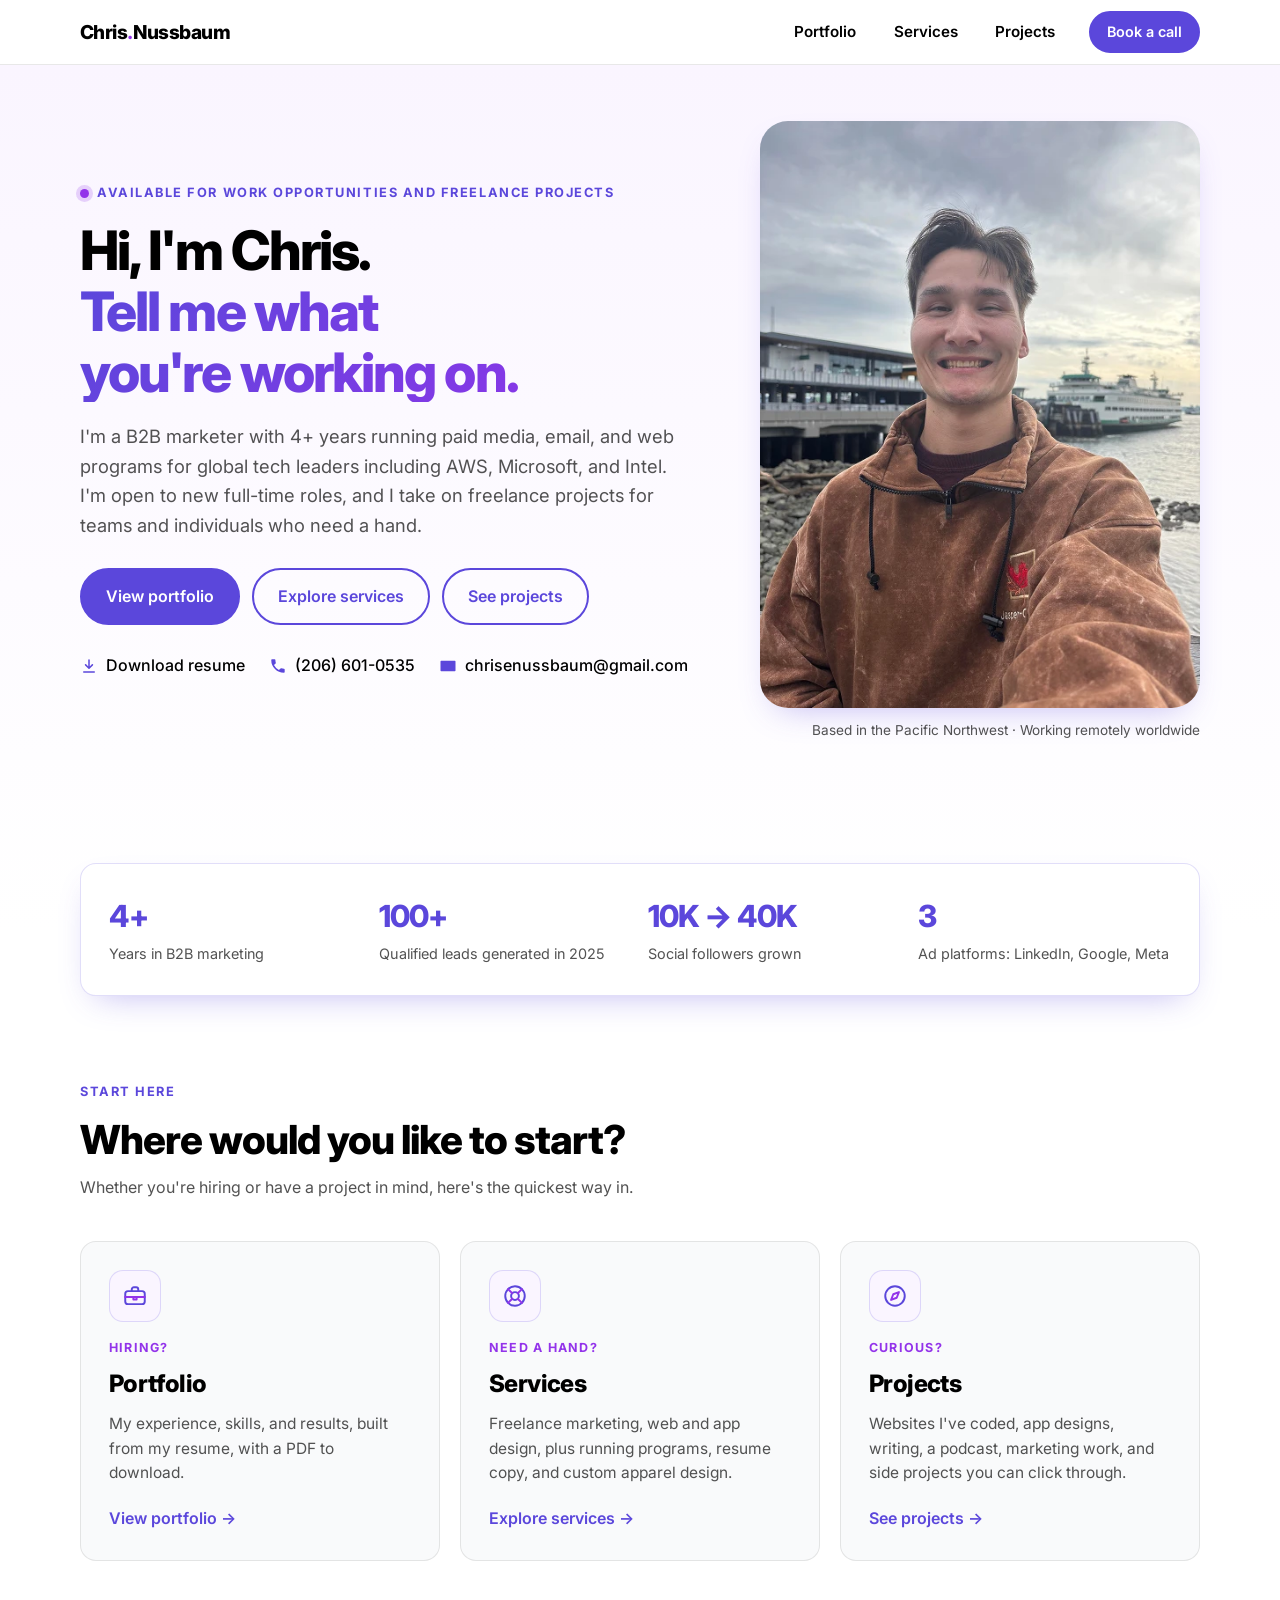
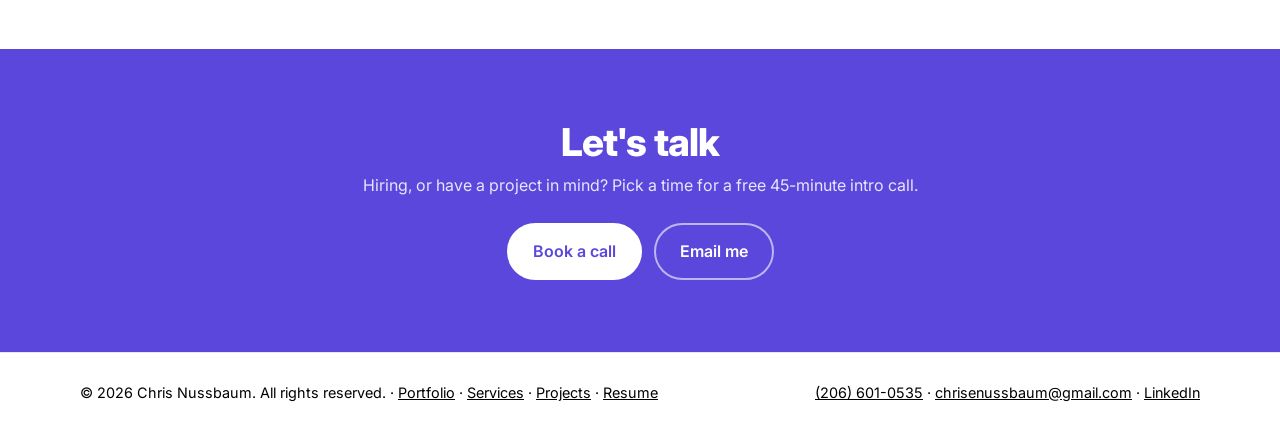
<file: index.html>
<!doctype html>
<html lang="en">
<head>
  <meta charset="utf-8">
  <meta name="viewport" content="width=device-width, initial-scale=1">
  <title>Chris Nussbaum</title>
  <meta name="description" content="Chris Nussbaum is a B2B marketing specialist with 4+ years of experience across AWS, Microsoft, and Intel programs. See the portfolio and projects, or book a free call for freelance marketing, web, running, and resume help.">
  <link rel="canonical" href="https://christophernussbaum.com/">
  <meta property="og:type" content="website">
  <meta property="og:site_name" content="Chris Nussbaum">
  <meta property="og:title" content="Chris Nussbaum">
  <meta property="og:description" content="Chris Nussbaum is a B2B marketing specialist with 4+ years of experience across AWS, Microsoft, and Intel programs. See the portfolio and projects, or book a free call for freelance marketing, web, running, and resume help.">
  <meta property="og:url" content="https://christophernussbaum.com/">
  <meta property="og:image" content="https://christophernussbaum.com/assets/chris.webp">
  <meta property="og:image:alt" content="Chris Nussbaum smiling in a brown jacket, with a Puget Sound ferry behind him">
  <meta name="twitter:card" content="summary">
  <meta name="theme-color" content="#5B47DB">
  <link rel="icon" href="favicon.ico" sizes="any">
  <link rel="icon" type="image/png" sizes="32x32" href="assets/favicon/favicon-32x32.png">
  <link rel="icon" type="image/png" sizes="16x16" href="assets/favicon/favicon-16x16.png">
  <link rel="apple-touch-icon" sizes="180x180" href="assets/favicon/apple-touch-icon.png">
  <link rel="manifest" href="assets/favicon/site.webmanifest">
  <link rel="preconnect" href="https://fonts.googleapis.com">
  <link rel="preconnect" href="https://fonts.gstatic.com" crossorigin>
  <link href="https://fonts.googleapis.com/css2?family=Inter:wght@400;500;600;700;800&display=swap" rel="stylesheet">
  <script>
    // Visitors arriving via an old ".html" address see the clean one (custom domain only)
    (function () {
      var h = location.hostname;
      if (h !== 'christophernussbaum.com' && h !== 'www.christophernussbaum.com') return;
      var p = location.pathname, c = p.replace(/\/index\.html$/, '/').replace(/\.html$/, '');
      if (c !== p && window.history && history.replaceState) history.replaceState(null, '', c + location.search + location.hash);
    })();
  </script>
  <link rel="stylesheet" href="css/styles.css">
  <script type="application/ld+json">
  {
    "@context": "https://schema.org",
    "@type": "Person",
    "name": "Chris Nussbaum",
    "jobTitle": "Marketing Campaign Specialist",
    "worksFor": {"@type": "Organization", "name": "Redapt, Inc."},
    "alumniOf": "Pacific Lutheran University",
    "email": "chrisenussbaum@gmail.com",
    "telephone": "+1-206-601-0535",
    "url": "https://christophernussbaum.com/",
    "image": "https://christophernussbaum.com/assets/chris.webp",
    "sameAs": ["https://www.linkedin.com/in/chris-nussbaum-/"]
  }
  </script>
</head>
<body>
  <svg width="0" height="0" style="position:absolute" aria-hidden="true" focusable="false"><defs>
    <symbol id="i-briefcase" viewBox="0 0 24 24"><rect x="3" y="7.5" width="18" height="12" rx="2.5"/><path d="M9 7.5V6a2 2 0 0 1 2-2h2a2 2 0 0 1 2 2v1.5"/><path d="M3 13h18" style="stroke:var(--accent-2)"/><path d="M10.5 13v2.2h3V13" style="stroke:var(--accent-2)"/></symbol>
    <symbol id="i-lifebuoy" viewBox="0 0 24 24"><circle cx="12" cy="12" r="9"/><circle cx="12" cy="12" r="3.6"/><path d="M5.6 5.6l3.9 3.9M14.5 14.5l3.9 3.9M18.4 5.6l-3.9 3.9M9.5 14.5l-3.9 3.9" style="stroke:var(--accent-2)"/></symbol>
    <symbol id="i-compass" viewBox="0 0 24 24"><circle cx="12" cy="12" r="9"/><path d="M15.6 8.4l-2 5.2-5.2 2 2-5.2z" style="stroke:var(--accent-2)"/></symbol>
    <symbol id="i-chart" viewBox="0 0 24 24"><path d="M4 4v16h16"/><path d="M8.5 16v-3.5M12.5 16V10M16.5 16v-5"/><path d="M7 9l4-3 3 2 5-4M16 4h3v3" style="stroke:var(--accent-2)"/></symbol>
    <symbol id="i-target" viewBox="0 0 24 24"><circle cx="12" cy="12" r="9"/><circle cx="12" cy="12" r="4.8"/><path d="M12 12l6.5-6.5M15.5 5.5h3v3" style="stroke:var(--accent-2)"/></symbol>
    <symbol id="i-mail" viewBox="0 0 24 24"><rect x="3" y="5.5" width="18" height="13" rx="2.5"/><path d="M3.8 7.6l8.2 6 8.2-6" style="stroke:var(--accent-2)"/></symbol>
    <symbol id="i-code" viewBox="0 0 24 24"><path d="M8.5 8l-4 4 4 4M15.5 8l4 4-4 4"/><path d="M13.4 6l-2.8 12" style="stroke:var(--accent-2)"/></symbol>
    <symbol id="i-mic" viewBox="0 0 24 24"><rect x="9" y="3" width="6" height="11" rx="3"/><path d="M5.5 11.5a6.5 6.5 0 0 0 13 0"/><path d="M12 18v3M9 21h6" style="stroke:var(--accent-2)"/></symbol>
    <symbol id="i-pen" viewBox="0 0 24 24"><path d="M4 20l1-4.5L16.5 4a2.1 2.1 0 0 1 3 3L8 18.5z"/><path d="M14.5 6l3 3M13 21h8" style="stroke:var(--accent-2)"/></symbol>
    <symbol id="i-stopwatch" viewBox="0 0 24 24"><circle cx="12" cy="13.5" r="7.5"/><path d="M10 3h4M12 3v3"/><path d="M12 13.5V9.5M18.4 6.6l1.2-1.2" style="stroke:var(--accent-2)"/></symbol>
    <symbol id="i-doc" viewBox="0 0 24 24"><path d="M7 3h7l5 5v11a2 2 0 0 1-2 2H7a2 2 0 0 1-2-2V5a2 2 0 0 1 2-2z"/><path d="M14 3v5h5M8.5 13h7M8.5 16.5h5" style="stroke:var(--accent-2)"/></symbol>
  </defs></svg>
  <a class="skip" href="#main">Skip to content</a>

  <header class="nav" id="top">
    <div class="wrap nav__inner">
      <a href="./" class="brand" aria-label="Chris Nussbaum, home">Chris<span>.</span>Nussbaum</a>
      <button class="nav__toggle" aria-expanded="false" aria-controls="menu" aria-label="Toggle menu"><span></span><span></span></button>
      <nav id="menu" class="nav__links" aria-label="Primary">
        <a href="portfolio" class="nav__link">Portfolio</a>
        <a href="services" class="nav__link">Services</a>
        <a href="projects" class="nav__link">Projects</a>
        <a href="book" class="btn btn--small">Book a call</a>
      </nav>
    </div>
  </header>

  <main id="main">
    <!-- HERO -->
    <section class="hero">
      <div class="wrap hero__grid">
        <div class="hero__copy">
          <p class="eyebrow"><span class="dot"></span> Available for work opportunities and freelance projects</p>
          <h1>Hi, I'm Chris. <em>Tell me what you're working on.</em></h1>
          <p class="lead">I'm a B2B marketer with 4+ years running paid media, email, and web programs for global tech leaders including AWS, Microsoft, and Intel. I'm open to new full-time roles, and I take on freelance projects for teams and individuals who need a hand.</p>
          <div class="hero__cta">
            <a href="portfolio" class="btn">View portfolio</a>
            <a href="services" class="btn btn--ghost">Explore services</a>
            <a href="projects" class="btn btn--ghost">See projects</a>
          </div>
          <ul class="hero__contact">
            <li><a href="assets/Christopher_Nussbaum_Resume_2026.pdf" download><svg viewBox="0 0 24 24" aria-hidden="true"><path d="M12 3a1 1 0 0 1 1 1v8.6l2.8-2.8a1 1 0 1 1 1.4 1.4l-4.5 4.5a1 1 0 0 1-1.4 0L6.8 11.2a1 1 0 1 1 1.4-1.4L11 12.6V4a1 1 0 0 1 1-1zM5 19h14a1 1 0 1 1 0 2H5a1 1 0 1 1 0-2z"/></svg>Download resume</a></li>
            <li><a href="tel:+12066010535"><svg viewBox="0 0 24 24" aria-hidden="true"><path d="M6.6 10.8a15 15 0 0 0 6.6 6.6l2.2-2.2a1 1 0 0 1 1-.25 11 11 0 0 0 3.5.56 1 1 0 0 1 1 1V20a1 1 0 0 1-1 1A17 17 0 0 1 3 4a1 1 0 0 1 1-1h3.5a1 1 0 0 1 1 1c0 1.2.2 2.4.56 3.5a1 1 0 0 1-.25 1z"/></svg>(206) 601-0535</a></li>
            <li><a href="mailto:chrisenussbaum@gmail.com"><svg viewBox="0 0 24 24" aria-hidden="true"><path d="M3 5h18a1 1 0 0 1 1 1v12a1 1 0 0 1-1 1H3a1 1 0 0 1-1-1V6a1 1 0 0 1 1-1zm9 7.2L4.5 7v.1L12 12.4 19.5 7.1V7z"/></svg>chrisenussbaum@gmail.com</a></li>
          </ul>
        </div>
        <figure class="hero__photo">
          <img src="assets/chris.webp" width="500" height="667" alt="Chris Nussbaum smiling in a brown jacket, with a Puget Sound ferry behind him" fetchpriority="high">
          <figcaption>Based in the Pacific Northwest · Working remotely worldwide</figcaption>
        </figure>
      </div>

      <div class="wrap stats" aria-label="Highlights">
        <div><strong data-count="4" data-suffix="+">4+</strong><span>Years in B2B marketing</span></div>
        <div><strong data-count="100" data-suffix="+">100+</strong><span>Qualified leads generated in 2025</span></div>
        <div><strong>10K → 40K</strong><span>Social followers grown</span></div>
        <div><strong>3</strong><span>Ad platforms: LinkedIn, Google, Meta</span></div>
      </div>
    </section>


    <!-- WHERE TO START -->
    <section class="section" id="explore">
      <div class="wrap">
        <header class="section__head">
          <p class="eyebrow">Start here</p>
          <h2>Where would you like to start?</h2>
          <p>Whether you're hiring or have a project in mind, here's the quickest way in.</p>
        </header>
        <div class="paths">
          <a class="path" href="portfolio">
            <span class="path__icon" aria-hidden="true"><svg class="icon"><use href="#i-briefcase"/></svg></span>
            <span class="path__kicker">Hiring?</span>
            <strong>Portfolio</strong>
            <span>My experience, skills, and results, built from my resume, with a PDF to download.</span>
            <span class="path__go">View portfolio →</span>
          </a>
          <a class="path" href="services">
            <span class="path__icon" aria-hidden="true"><svg class="icon"><use href="#i-lifebuoy"/></svg></span>
            <span class="path__kicker">Need a hand?</span>
            <strong>Services</strong>
            <span>Freelance marketing, web and app design, plus running programs, resume copy, and custom apparel design.</span>
            <span class="path__go">Explore services →</span>
          </a>
          <a class="path" href="projects">
            <span class="path__icon" aria-hidden="true"><svg class="icon"><use href="#i-compass"/></svg></span>
            <span class="path__kicker">Curious?</span>
            <strong>Projects</strong>
            <span>Websites I've coded, app designs, writing, a podcast, marketing work, and side projects you can click through.</span>
            <span class="path__go">See projects →</span>
          </a>
        </div>
      </div>
    </section>

    <section class="section section--primary cta">
      <div class="wrap">
        <h2>Let's talk</h2>
        <p>Hiring, or have a project in mind? Pick a time for a free 45-minute intro call.</p>
        <div class="cta__actions"><a class="btn btn--light" href="book">Book a call</a><a class="btn btn--ghost-light" href="mailto:chrisenussbaum@gmail.com">Email me</a></div>
      </div>
    </section>
  </main>

  <footer class="footer">
    <div class="wrap footer__inner">
      <p>© <span id="year">2026</span> Chris Nussbaum. All rights reserved. · <a href="portfolio">Portfolio</a> · <a href="services">Services</a> · <a href="projects">Projects</a> · <a href="assets/Christopher_Nussbaum_Resume_2026.pdf" download>Resume</a></p>
      <p><a href="tel:+12066010535">(206) 601-0535</a> · <a href="mailto:chrisenussbaum@gmail.com">chrisenussbaum@gmail.com</a> · <a href="https://www.linkedin.com/in/chris-nussbaum-/" target="_blank" rel="noopener">LinkedIn</a></p>
    </div>
  </footer>

  <script src="js/main.js"></script>
</body>
</html>
</file>
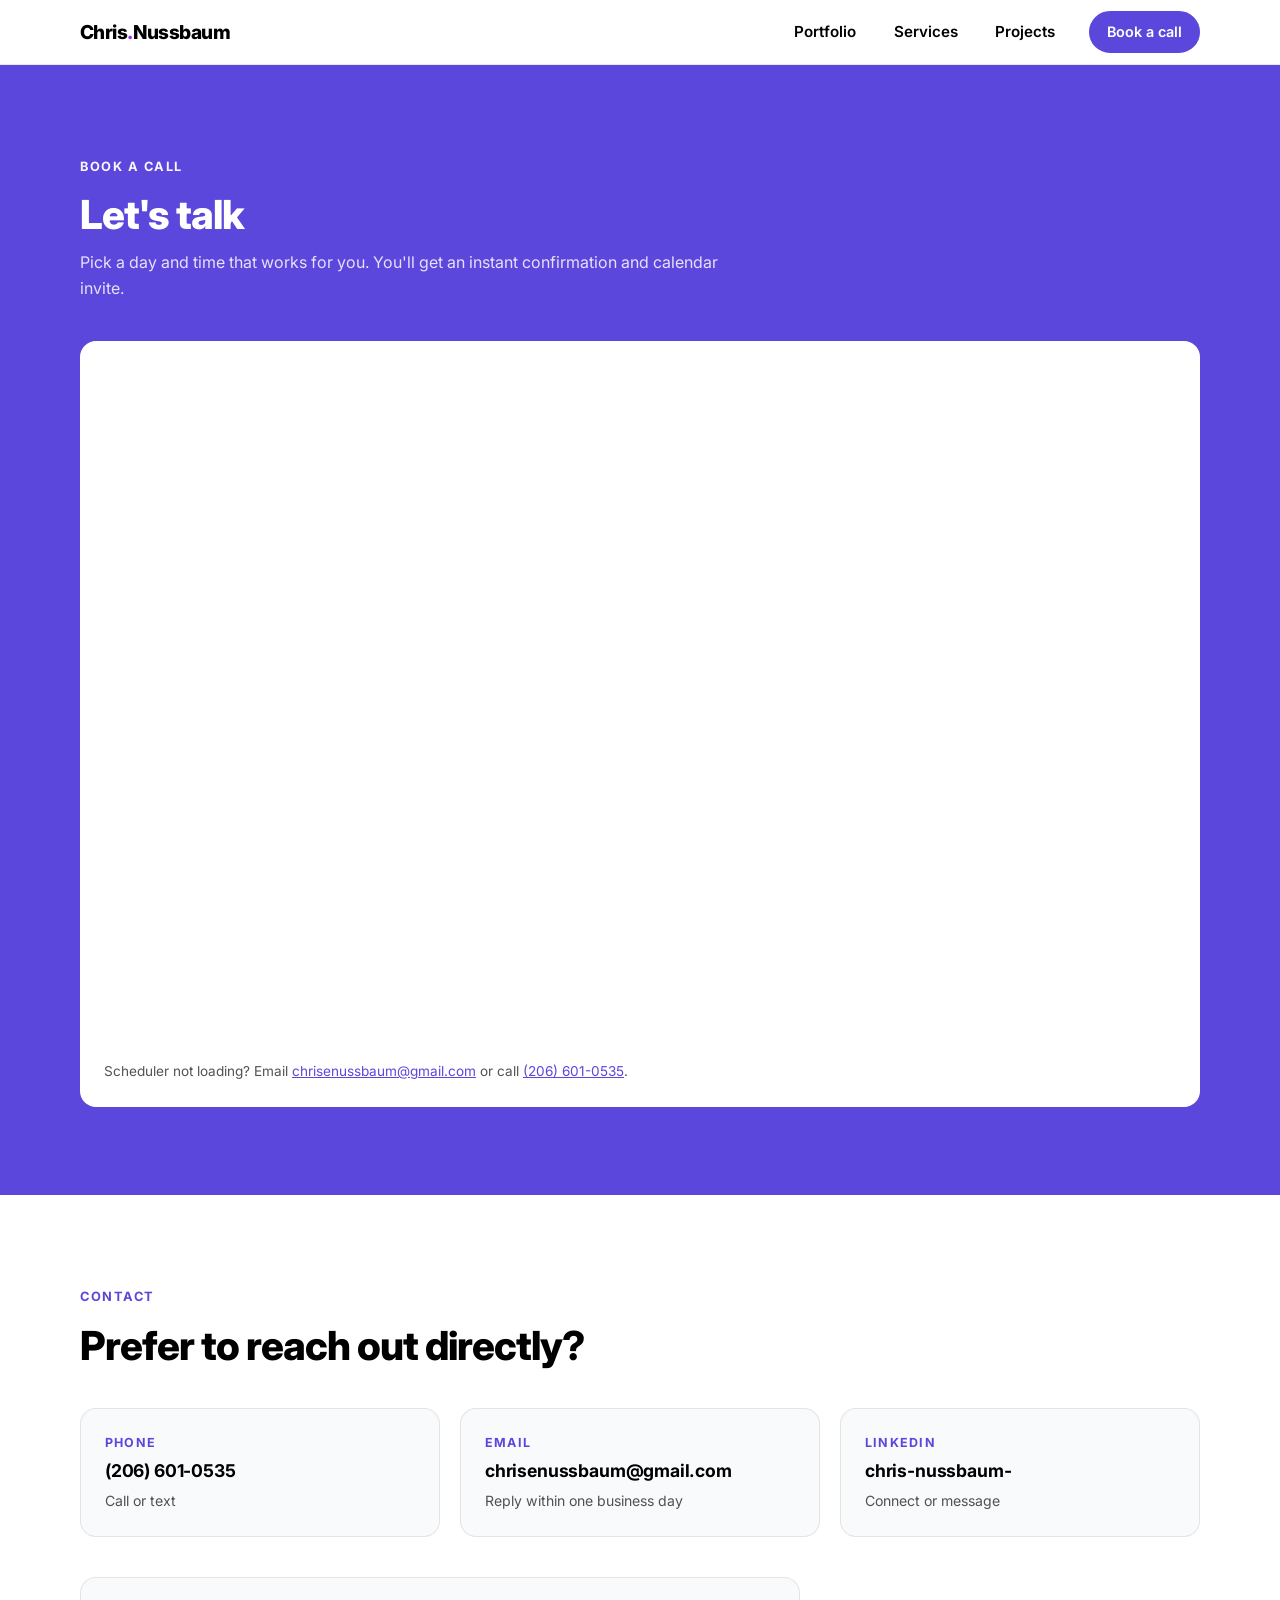
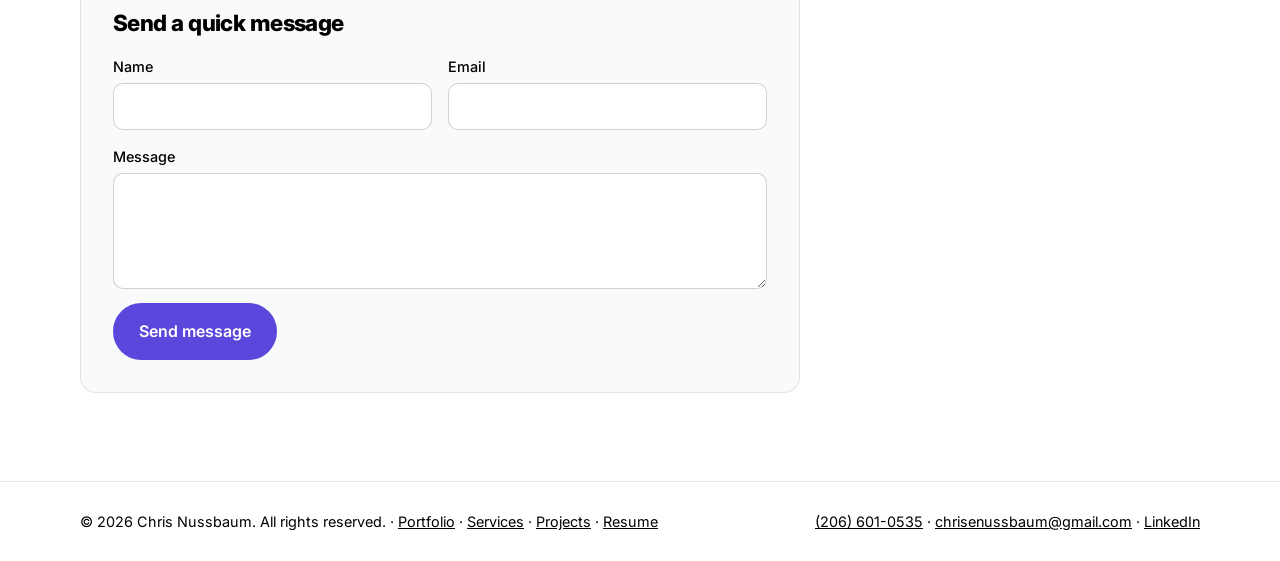
<file: book.html>
<!doctype html>
<html lang="en">
<head>
  <meta charset="utf-8">
  <meta name="viewport" content="width=device-width, initial-scale=1">
  <title>Book a call | Chris Nussbaum</title>
  <meta name="description" content="Book a free 45-minute intro call with Chris Nussbaum, or reach out by phone, email, or LinkedIn.">
  <link rel="canonical" href="https://christophernussbaum.com/book">
  <meta property="og:type" content="website">
  <meta property="og:site_name" content="Chris Nussbaum">
  <meta property="og:title" content="Book a call | Chris Nussbaum">
  <meta property="og:description" content="Book a free 45-minute intro call with Chris Nussbaum, or reach out by phone, email, or LinkedIn.">
  <meta property="og:url" content="https://christophernussbaum.com/book">
  <meta property="og:image" content="https://christophernussbaum.com/assets/chris.webp">
  <meta property="og:image:alt" content="Chris Nussbaum smiling in a brown jacket, with a Puget Sound ferry behind him">
  <meta name="twitter:card" content="summary">
  <meta name="theme-color" content="#5B47DB">
  <link rel="icon" href="favicon.ico" sizes="any">
  <link rel="icon" type="image/png" sizes="32x32" href="assets/favicon/favicon-32x32.png">
  <link rel="icon" type="image/png" sizes="16x16" href="assets/favicon/favicon-16x16.png">
  <link rel="apple-touch-icon" sizes="180x180" href="assets/favicon/apple-touch-icon.png">
  <link rel="manifest" href="assets/favicon/site.webmanifest">
  <link rel="preconnect" href="https://fonts.googleapis.com">
  <link rel="preconnect" href="https://fonts.gstatic.com" crossorigin>
  <link href="https://fonts.googleapis.com/css2?family=Inter:wght@400;500;600;700;800&display=swap" rel="stylesheet">
  <script>
    // Visitors arriving via an old ".html" address see the clean one (custom domain only)
    (function () {
      var h = location.hostname;
      if (h !== 'christophernussbaum.com' && h !== 'www.christophernussbaum.com') return;
      var p = location.pathname, c = p.replace(/\/index\.html$/, '/').replace(/\.html$/, '');
      if (c !== p && window.history && history.replaceState) history.replaceState(null, '', c + location.search + location.hash);
    })();
  </script>
  <link rel="stylesheet" href="css/styles.css">
</head>
<body>
  <a class="skip" href="#main">Skip to content</a>

  <header class="nav" id="top">
    <div class="wrap nav__inner">
      <a href="./" class="brand" aria-label="Chris Nussbaum, home">Chris<span>.</span>Nussbaum</a>
      <button class="nav__toggle" aria-expanded="false" aria-controls="menu" aria-label="Toggle menu"><span></span><span></span></button>
      <nav id="menu" class="nav__links" aria-label="Primary">
        <a href="portfolio" class="nav__link">Portfolio</a>
        <a href="services" class="nav__link">Services</a>
        <a href="projects" class="nav__link">Projects</a>
        <a href="book" class="btn btn--small" aria-current="page">Book a call</a>
      </nav>
    </div>
  </header>

  <main id="main">
    <!-- BOOKING -->
    <section class="section section--primary" id="book">
      <div class="wrap">
        <header class="section__head">
          <p class="eyebrow">Book a call</p>
          <h1>Let's talk</h1>
          <p id="bookIntro">Hiring, or have a project in mind? Pick a day and time for a free 45-minute intro call. I'll confirm by email, usually within one business day. Times shown in Pacific Time.</p>
        </header>

        <div id="calendlyWrap" class="calendly" hidden>
          <div id="calendlyEmbed" class="calendly__embed" aria-label="Schedule a call"></div>
          <p class="hint">Scheduler not loading? Email <a href="mailto:chrisenussbaum@gmail.com">chrisenussbaum@gmail.com</a> or call <a href="tel:+12066010535">(206) 601-0535</a>.</p>
        </div>

        <form id="bookingForm" class="booking" novalidate>
          <div class="booking__pick">
            <fieldset>
              <legend>1. Choose a date</legend>
              <div class="dates" id="dates" role="radiogroup" aria-label="Available dates"></div>
            </fieldset>
            <fieldset>
              <legend>2. Choose a time (PT)</legend>
              <div class="times" id="times" role="radiogroup" aria-label="Available times"></div>
              <p class="hint" id="timeHint">Select a date to see times.</p>
            </fieldset>
          </div>

          <div class="booking__details">
            <fieldset>
              <legend>3. Your details</legend>
              <label>Name <input name="name" autocomplete="name" required></label>
              <label>Email <input name="email" type="email" autocomplete="email" required></label>
              <label>Phone <span class="opt">(optional)</span> <input name="phone" type="tel" autocomplete="tel"></label>
              <label>Service
                <select name="service" id="serviceSelect">
                  <option>Not sure yet</option>
                  <option>Job opportunity</option>
                  <option>Paid Media Management</option>
                  <option>Demand Generation Programs</option>
                  <option>Email &amp; HubSpot Operations</option>
                  <option>Landing Pages &amp; Web Updates</option>
                  <option>Website &amp; Web App Builds</option>
                  <option>App &amp; UI Design</option>
                  <option>Custom Apparel Design</option>
                  <option>Webinars &amp; Events</option>
                  <option>Content &amp; Social Media</option>
                  <option>Running Programs</option>
                  <option>Resume Copy Improvements</option>
                </select>
              </label>
              <label>How should I reach you?
                <select name="method"><option>Video call</option><option>Phone call</option></select>
              </label>
              <label>Tell me about your project <span class="opt">(optional)</span>
                <textarea name="notes" rows="3" placeholder="Goals, timeline, budget range…"></textarea>
              </label>
              <p class="error" id="formError" role="alert" hidden></p>
              <button type="submit" class="btn btn--light">Request this appointment</button>
              <p class="hint">This opens a pre-filled email to me. Nothing is booked until I confirm.</p>
            </fieldset>
          </div>
        </form>

        <div class="confirm" id="confirm" hidden tabindex="-1">
          <h3>Almost done: send the email</h3>
          <p id="confirmText"></p>
          <div class="confirm__actions">
            <a class="btn btn--light" id="mailLink" href="#">Open email draft</a>
            <button class="btn btn--ghost-light" type="button" id="icsBtn">Add to my calendar (.ics)</button>
            <button class="btn btn--ghost-light" type="button" id="againBtn">Change details</button>
          </div>
          <p class="hint">Email app didn't open? Send your request to <a href="mailto:chrisenussbaum@gmail.com">chrisenussbaum@gmail.com</a> or text/call <a href="tel:+12066010535">(206) 601-0535</a>.</p>
        </div>
      </div>
    </section>

    <!-- CONTACT -->
    <section class="section" id="contact">
      <div class="wrap">
        <header class="section__head">
          <p class="eyebrow">Contact</p>
          <h2>Prefer to reach out directly?</h2>
        </header>
        <div class="contact">
          <a class="contact__card" href="tel:+12066010535">
            <span class="contact__label">Phone</span><strong>(206) 601-0535</strong><span>Call or text</span>
          </a>
          <a class="contact__card" href="mailto:chrisenussbaum@gmail.com">
            <span class="contact__label">Email</span><strong>chrisenussbaum@gmail.com</strong><span>Reply within one business day</span>
          </a>
          <a class="contact__card" href="https://www.linkedin.com/in/chris-nussbaum-/" target="_blank" rel="noopener">
            <span class="contact__label">LinkedIn</span><strong>chris-nussbaum-</strong><span>Connect or message</span>
          </a>
        </div>

        <form id="contactForm" class="quick" novalidate>
          <h3>Send a quick message</h3>
          <div class="quick__row">
            <label>Name <input name="name" autocomplete="name" required></label>
            <label>Email <input name="email" type="email" autocomplete="email" required></label>
          </div>
          <label>Message <textarea name="message" rows="4" required></textarea></label>
          <p class="error" id="contactError" role="alert" hidden></p>
          <button class="btn" type="submit">Send message</button>
        </form>
      </div>
    </section>
  </main>

  <footer class="footer">
    <div class="wrap footer__inner">
      <p>© <span id="year">2026</span> Chris Nussbaum. All rights reserved. · <a href="portfolio">Portfolio</a> · <a href="services">Services</a> · <a href="projects">Projects</a> · <a href="assets/Christopher_Nussbaum_Resume_2026.pdf" download>Resume</a></p>
      <p><a href="tel:+12066010535">(206) 601-0535</a> · <a href="mailto:chrisenussbaum@gmail.com">chrisenussbaum@gmail.com</a> · <a href="https://www.linkedin.com/in/chris-nussbaum-/" target="_blank" rel="noopener">LinkedIn</a></p>
    </div>
  </footer>

  <script src="js/main.js"></script>
</body>
</html>
</file>
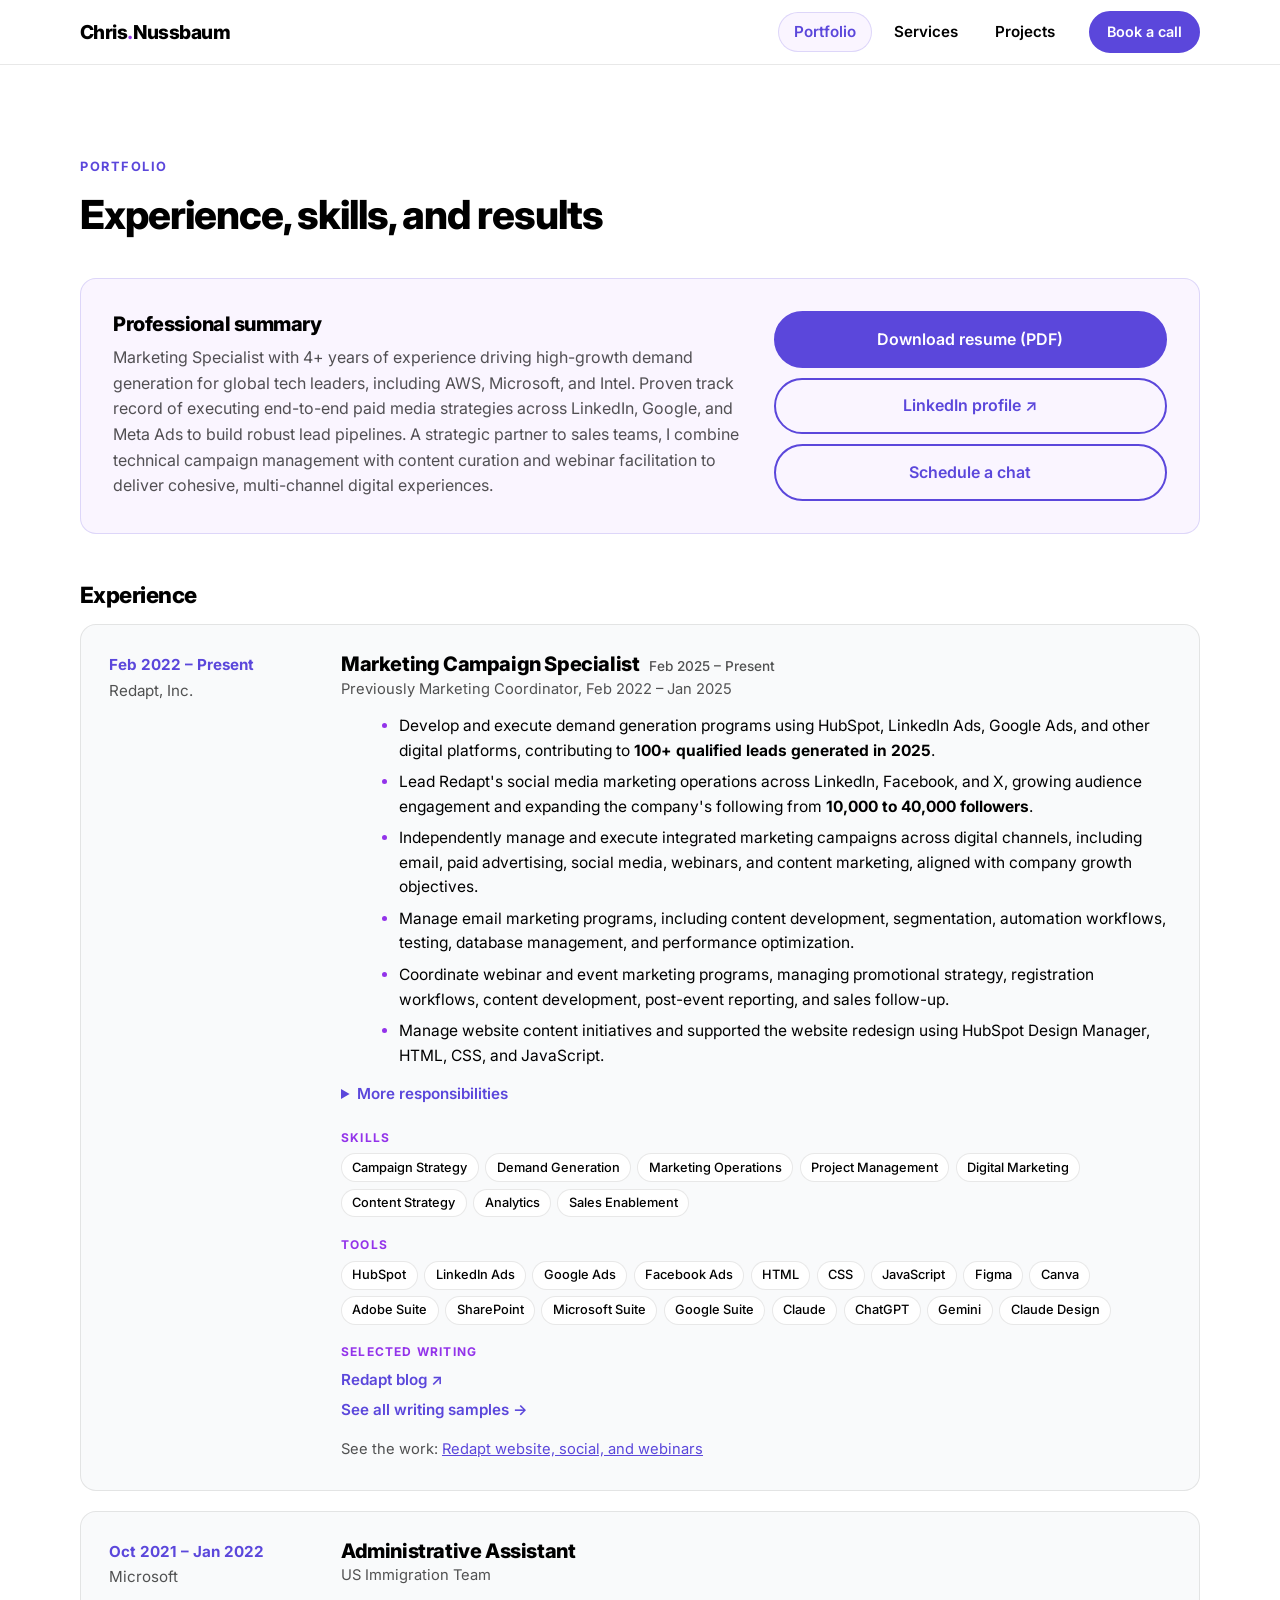
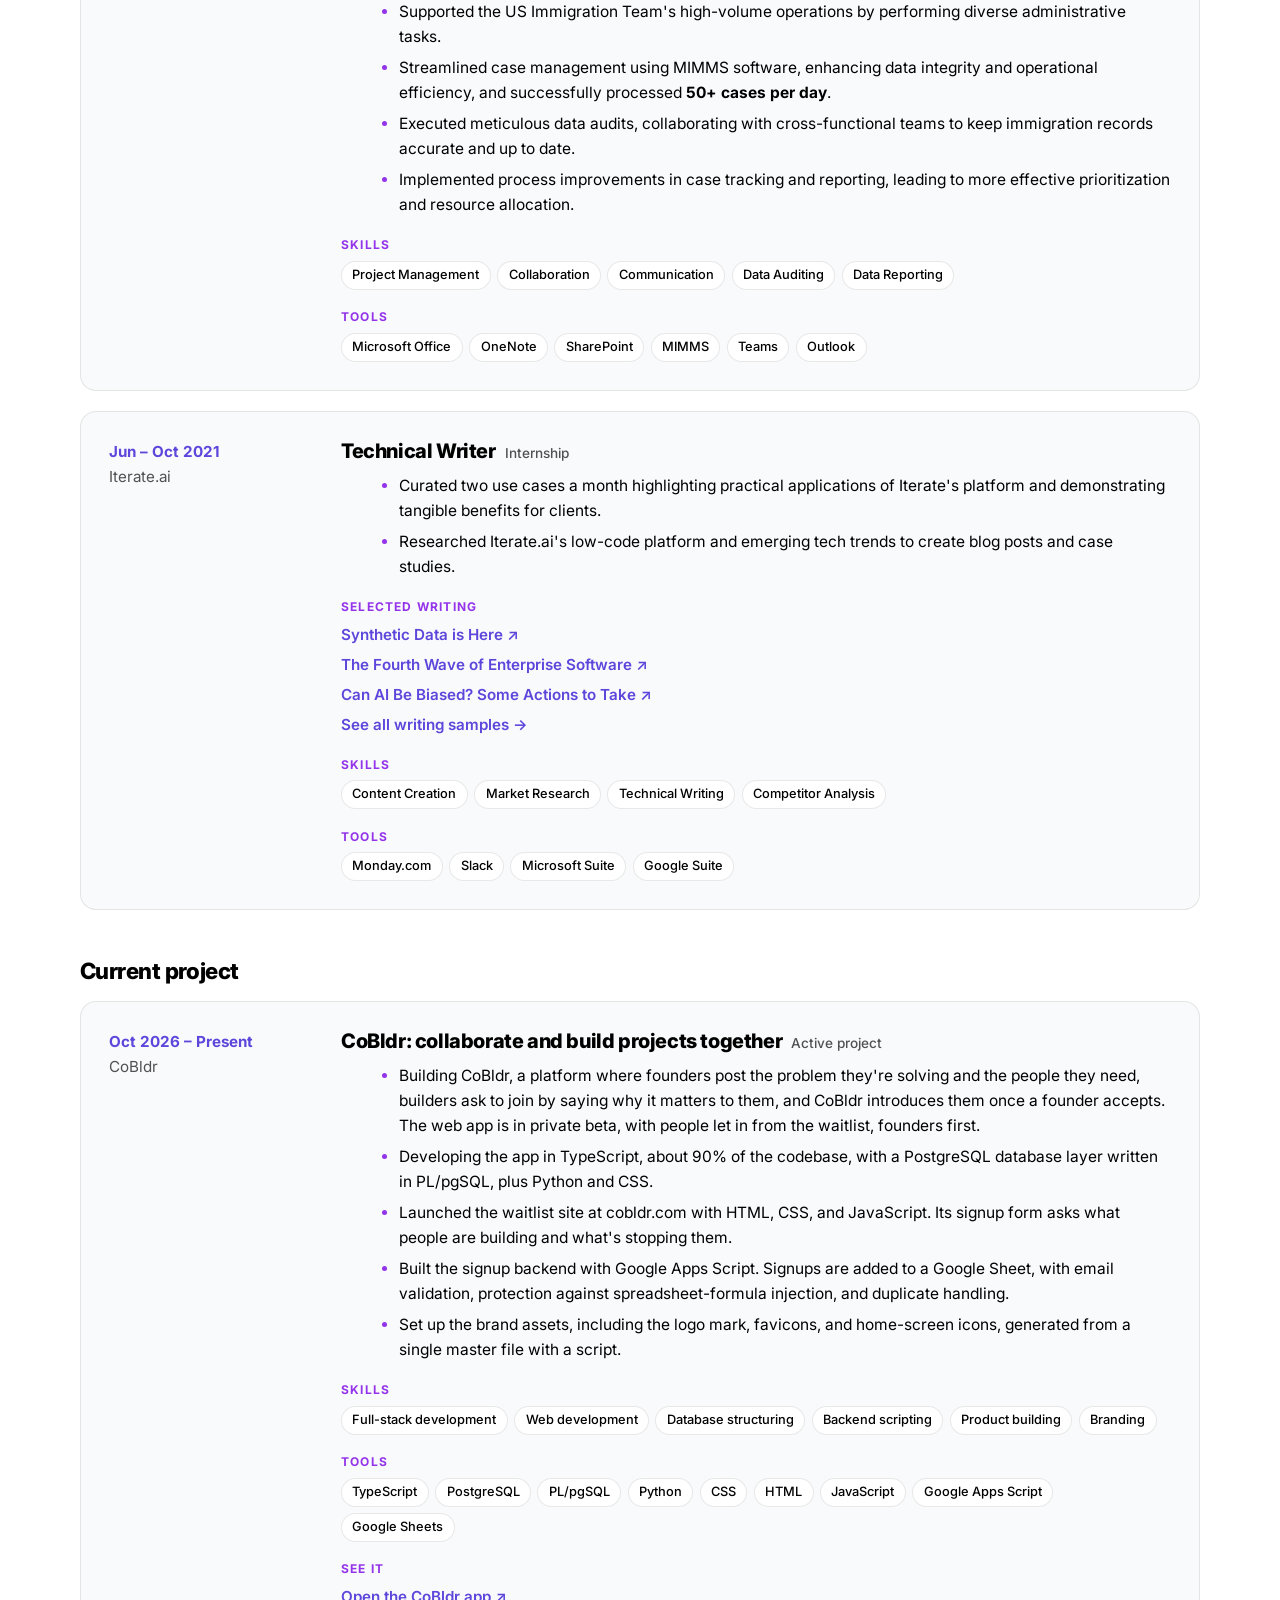
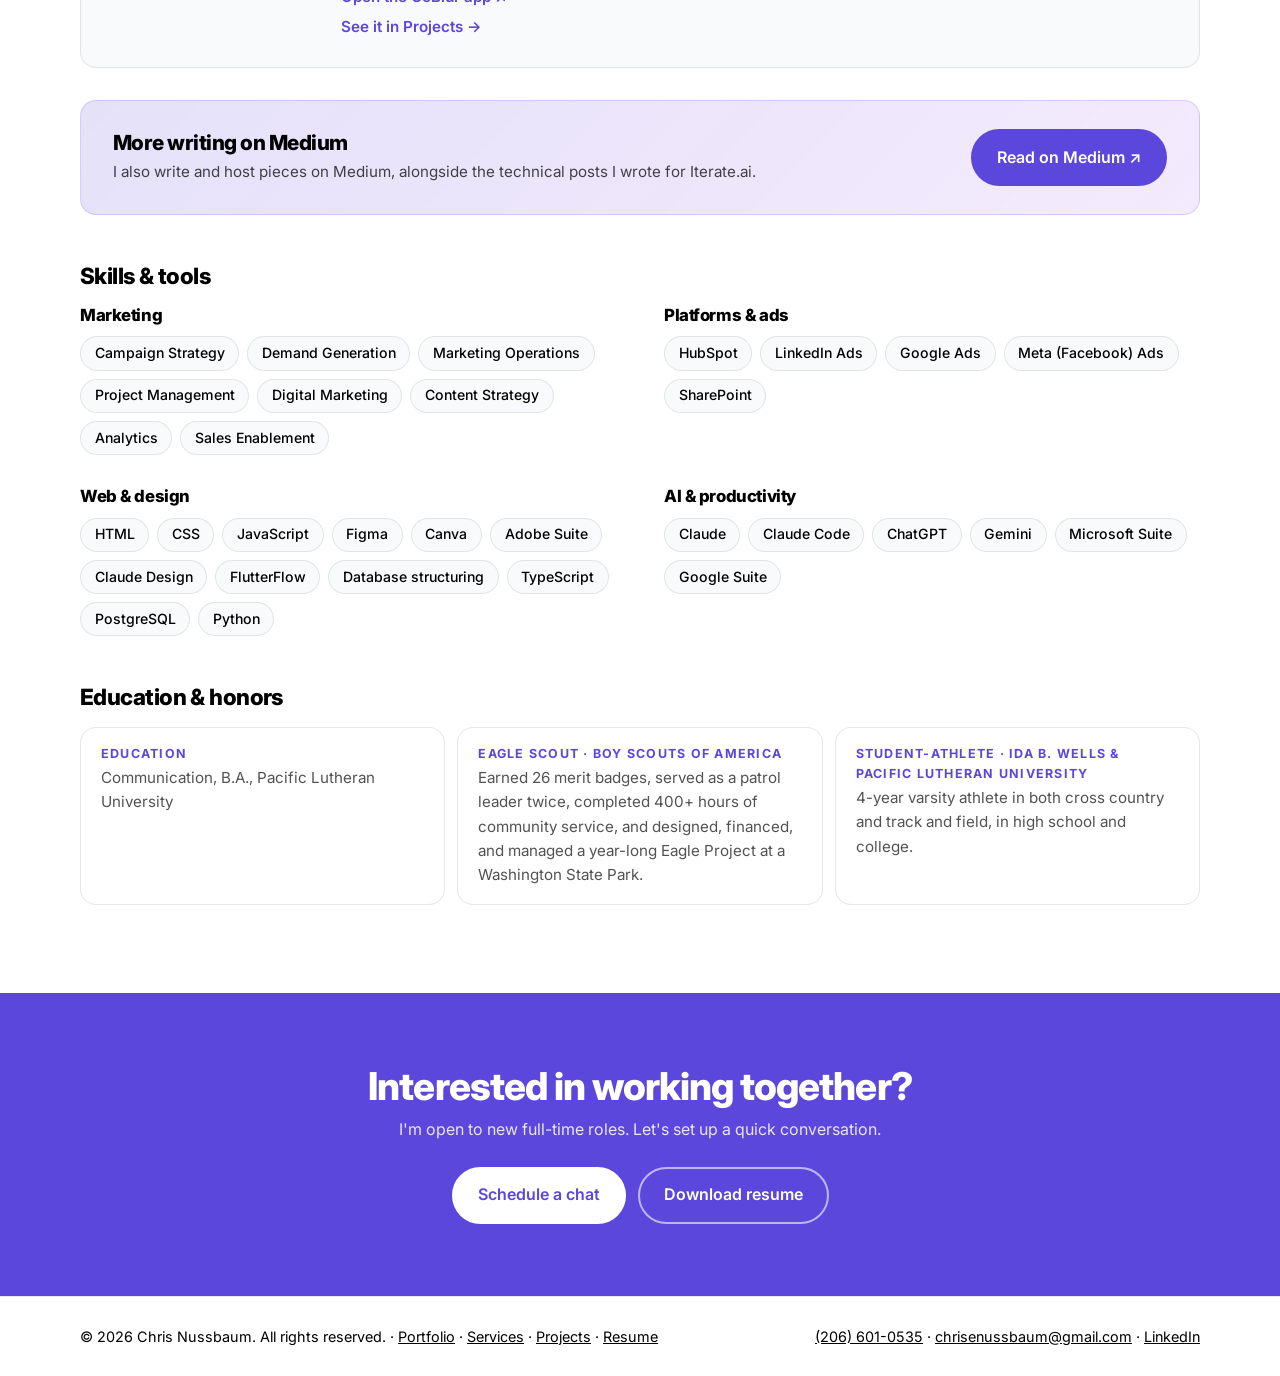
<file: portfolio.html>
<!doctype html>
<html lang="en">
<head>
  <meta charset="utf-8">
  <meta name="viewport" content="width=device-width, initial-scale=1">
  <title>Portfolio | Chris Nussbaum</title>
  <meta name="description" content="Chris Nussbaum's portfolio: B2B marketing experience at Redapt, Microsoft, and Iterate.ai, with skills, education, and a downloadable resume.">
  <link rel="canonical" href="https://christophernussbaum.com/portfolio">
  <meta property="og:type" content="website">
  <meta property="og:site_name" content="Chris Nussbaum">
  <meta property="og:title" content="Portfolio | Chris Nussbaum">
  <meta property="og:description" content="Chris Nussbaum's portfolio: B2B marketing experience at Redapt, Microsoft, and Iterate.ai, with skills, education, and a downloadable resume.">
  <meta property="og:url" content="https://christophernussbaum.com/portfolio">
  <meta property="og:image" content="https://christophernussbaum.com/assets/chris.webp">
  <meta property="og:image:alt" content="Chris Nussbaum smiling in a brown jacket, with a Puget Sound ferry behind him">
  <meta name="twitter:card" content="summary">
  <meta name="theme-color" content="#5B47DB">
  <link rel="icon" href="favicon.ico" sizes="any">
  <link rel="icon" type="image/png" sizes="32x32" href="assets/favicon/favicon-32x32.png">
  <link rel="icon" type="image/png" sizes="16x16" href="assets/favicon/favicon-16x16.png">
  <link rel="apple-touch-icon" sizes="180x180" href="assets/favicon/apple-touch-icon.png">
  <link rel="manifest" href="assets/favicon/site.webmanifest">
  <link rel="preconnect" href="https://fonts.googleapis.com">
  <link rel="preconnect" href="https://fonts.gstatic.com" crossorigin>
  <link href="https://fonts.googleapis.com/css2?family=Inter:wght@400;500;600;700;800&display=swap" rel="stylesheet">
  <script>
    // Visitors arriving via an old ".html" address see the clean one (custom domain only)
    (function () {
      var h = location.hostname;
      if (h !== 'christophernussbaum.com' && h !== 'www.christophernussbaum.com') return;
      var p = location.pathname, c = p.replace(/\/index\.html$/, '/').replace(/\.html$/, '');
      if (c !== p && window.history && history.replaceState) history.replaceState(null, '', c + location.search + location.hash);
    })();
  </script>
  <link rel="stylesheet" href="css/styles.css">
</head>
<body>
  <a class="skip" href="#main">Skip to content</a>

  <header class="nav" id="top">
    <div class="wrap nav__inner">
      <a href="./" class="brand" aria-label="Chris Nussbaum, home">Chris<span>.</span>Nussbaum</a>
      <button class="nav__toggle" aria-expanded="false" aria-controls="menu" aria-label="Toggle menu"><span></span><span></span></button>
      <nav id="menu" class="nav__links" aria-label="Primary">
        <a href="portfolio" class="nav__link is-active" aria-current="page">Portfolio</a>
        <a href="services" class="nav__link">Services</a>
        <a href="projects" class="nav__link">Projects</a>
        <a href="book" class="btn btn--small">Book a call</a>
      </nav>
    </div>
  </header>

  <main id="main">
    <!-- PORTFOLIO (built from the resume) -->
    <section class="section" id="portfolio">
      <div class="wrap">
        <header class="section__head">
          <p class="eyebrow">Portfolio</p>
          <h1>Experience, skills, and results</h1>
        </header>

        <div class="summary">
          <div>
            <h3>Professional summary</h3>
            <p>Marketing Specialist with 4+ years of experience driving high-growth demand generation for global tech leaders, including AWS, Microsoft, and Intel. Proven track record of executing end-to-end paid media strategies across LinkedIn, Google, and Meta Ads to build robust lead pipelines. A strategic partner to sales teams, I combine technical campaign management with content curation and webinar facilitation to deliver cohesive, multi-channel digital experiences.</p>
          </div>
          <div class="summary__actions">
            <a class="btn" href="assets/Christopher_Nussbaum_Resume_2026.pdf" download>Download resume (PDF)</a>
            <a class="btn btn--ghost" href="https://www.linkedin.com/in/chris-nussbaum-/" target="_blank" rel="noopener">LinkedIn profile ↗</a>
            <a class="btn btn--ghost" href="book">Schedule a chat</a>
          </div>
        </div>

        <h3 class="subhead">Experience</h3>
        <div class="timeline">
          <article class="job">
            <div class="job__meta"><span>Feb 2022 – Present</span><small>Redapt, Inc.</small></div>
            <div class="job__body">
              <h4 class="job__title">Marketing Campaign Specialist <small>Feb 2025 – Present</small></h4>
              <p class="job__prev">Previously Marketing Coordinator, Feb 2022 – Jan 2025</p>
              <ul>
                <li>Develop and execute demand generation programs using HubSpot, LinkedIn Ads, Google Ads, and other digital platforms, contributing to <b>100+ qualified leads generated in 2025</b>.</li>
                <li>Lead Redapt's social media marketing operations across LinkedIn, Facebook, and X, growing audience engagement and expanding the company's following from <b>10,000 to 40,000 followers</b>.</li>
                <li>Independently manage and execute integrated marketing campaigns across digital channels, including email, paid advertising, social media, webinars, and content marketing, aligned with company growth objectives.</li>
                <li>Manage email marketing programs, including content development, segmentation, automation workflows, testing, database management, and performance optimization.</li>
                <li>Coordinate webinar and event marketing programs, managing promotional strategy, registration workflows, content development, post-event reporting, and sales follow-up.</li>
                <li>Manage website content initiatives and supported the website redesign using HubSpot Design Manager, HTML, CSS, and JavaScript.</li>
              </ul>
              <details class="job__more">
                <summary>More responsibilities</summary>
                <ul>
                  <li>Own campaign workflows from planning through execution: timelines, stakeholders, deliverables, launch, and performance evaluation.</li>
                  <li>Partner cross-functionally with sales, marketing leadership, and external advertising agencies to develop and optimize programs that support pipeline generation and customer engagement.</li>
                  <li>Maintain ownership of Redapt's marketing asset ecosystem, including sales enablement materials, campaign resources, solution content, presentations, customer stories, guides, and digital collateral.</li>
                  <li>Evaluate existing marketing materials, identify opportunities for improvement, and coordinate new resources to support sales initiatives and market-facing programs.</li>
                  <li>Manage marketing calendars and coordinate priorities across multiple concurrent initiatives while meeting deadlines, quality standards, and business objectives.</li>
                  <li>Review, edit, and approve digital marketing content across email, web, social media, and campaign channels to maintain brand standards and effective messaging.</li>
                  <li>Analyze campaign performance metrics and create reporting insights to measure effectiveness, identify trends, and recommend improvements.</li>
                </ul>
              </details>
              <p class="job__label">Skills</p>
              <ul class="tags"><li>Campaign Strategy</li><li>Demand Generation</li><li>Marketing Operations</li><li>Project Management</li><li>Digital Marketing</li><li>Content Strategy</li><li>Analytics</li><li>Sales Enablement</li></ul>
              <p class="job__label">Tools</p>
              <ul class="tags"><li>HubSpot</li><li>LinkedIn Ads</li><li>Google Ads</li><li>Facebook Ads</li><li>HTML</li><li>CSS</li><li>JavaScript</li><li>Figma</li><li>Canva</li><li>Adobe Suite</li><li>SharePoint</li><li>Microsoft Suite</li><li>Google Suite</li><li>Claude</li><li>ChatGPT</li><li>Gemini</li><li>Claude Design</li></ul>
              <p class="job__label">Selected writing</p>
              <ul class="links">
                <li><a href="https://www.redapt.com/blog" target="_blank" rel="noopener">Redapt blog ↗</a></li>
                <li><a href="projects#writing">See all writing samples →</a></li>
              </ul>
              <p class="job__see">See the work: <a href="projects">Redapt website, social, and webinars</a></p>
            </div>
          </article>

          <article class="job">
            <div class="job__meta"><span>Oct 2021 – Jan 2022</span><small>Microsoft</small></div>
            <div class="job__body">
              <h4 class="job__title">Administrative Assistant</h4>
              <p class="job__prev">US Immigration Team</p>
              <ul>
                <li>Supported the US Immigration Team's high-volume operations by performing diverse administrative tasks.</li>
                <li>Streamlined case management using MIMMS software, enhancing data integrity and operational efficiency, and successfully processed <b>50+ cases per day</b>.</li>
                <li>Executed meticulous data audits, collaborating with cross-functional teams to keep immigration records accurate and up to date.</li>
                <li>Implemented process improvements in case tracking and reporting, leading to more effective prioritization and resource allocation.</li>
              </ul>
              <p class="job__label">Skills</p>
              <ul class="tags"><li>Project Management</li><li>Collaboration</li><li>Communication</li><li>Data Auditing</li><li>Data Reporting</li></ul>
              <p class="job__label">Tools</p>
              <ul class="tags"><li>Microsoft Office</li><li>OneNote</li><li>SharePoint</li><li>MIMMS</li><li>Teams</li><li>Outlook</li></ul>
            </div>
          </article>

          <article class="job">
            <div class="job__meta"><span>Jun – Oct 2021</span><small>Iterate.ai</small></div>
            <div class="job__body">
              <h4 class="job__title">Technical Writer <small>Internship</small></h4>
              <ul>
                <li>Curated two use cases a month highlighting practical applications of Iterate's platform and demonstrating tangible benefits for clients.</li>
                <li>Researched Iterate.ai's low-code platform and emerging tech trends to create blog posts and case studies.</li>
              </ul>
              <p class="job__label">Selected writing</p>
              <ul class="links">
                <li><a href="https://iterate.ai/blog/synthetic-data-is-here" target="_blank" rel="noopener">Synthetic Data is Here ↗</a></li>
                <li><a href="https://iterate.ai/blog/the-fourth-wave-of-enterprise-software" target="_blank" rel="noopener">The Fourth Wave of Enterprise Software ↗</a></li>
                <li><a href="https://iterate.ai/blog/how-to-handle-ai-bias" target="_blank" rel="noopener">Can AI Be Biased? Some Actions to Take ↗</a></li>
                <li><a href="projects#writing">See all writing samples →</a></li>
              </ul>
              <p class="job__label">Skills</p>
              <ul class="tags"><li>Content Creation</li><li>Market Research</li><li>Technical Writing</li><li>Competitor Analysis</li></ul>
              <p class="job__label">Tools</p>
              <ul class="tags"><li>Monday.com</li><li>Slack</li><li>Microsoft Suite</li><li>Google Suite</li></ul>
            </div>
          </article>
        </div>

        <h3 class="subhead">Current project</h3>
        <div class="timeline">
          <article class="job">
            <div class="job__meta"><span>Oct 2026 – Present</span><small>CoBldr</small></div>
            <div class="job__body">
              <h4 class="job__title">CoBldr: collaborate and build projects together <small>Active project</small></h4>
              <ul>
                <li>Building CoBldr, a platform where founders post the problem they're solving and the people they need, builders ask to join by saying why it matters to them, and CoBldr introduces them once a founder accepts. The web app is in private beta, with people let in from the waitlist, founders first.</li>
                <li>Developing the app in TypeScript, about 90% of the codebase, with a PostgreSQL database layer written in PL/pgSQL, plus Python and CSS.</li>
                <li>Launched the waitlist site at cobldr.com with HTML, CSS, and JavaScript. Its signup form asks what people are building and what's stopping them.</li>
                <li>Built the signup backend with Google Apps Script. Signups are added to a Google Sheet, with email validation, protection against spreadsheet-formula injection, and duplicate handling.</li>
                <li>Set up the brand assets, including the logo mark, favicons, and home-screen icons, generated from a single master file with a script.</li>
              </ul>
              <p class="job__label">Skills</p>
              <ul class="tags"><li>Full-stack development</li><li>Web development</li><li>Database structuring</li><li>Backend scripting</li><li>Product building</li><li>Branding</li></ul>
              <p class="job__label">Tools</p>
              <ul class="tags"><li>TypeScript</li><li>PostgreSQL</li><li>PL/pgSQL</li><li>Python</li><li>CSS</li><li>HTML</li><li>JavaScript</li><li>Google Apps Script</li><li>Google Sheets</li></ul>
              <p class="job__label">See it</p>
              <ul class="links">
                <li><a href="https://app.cobldr.com/" target="_blank" rel="noopener">Open the CoBldr app ↗</a></li>
                <li><a href="projects#coding">See it in Projects →</a></li>
              </ul>
            </div>
          </article>
        </div>

        <aside class="more more--inline">
          <div>
            <h3>More writing on Medium</h3>
            <p>I also write and host pieces on Medium, alongside the technical posts I wrote for Iterate.ai.</p>
          </div>
          <a class="btn" href="https://medium.com/@chrisenussbaum" target="_blank" rel="noopener">Read on Medium ↗</a>
        </aside>

        <h3 class="subhead">Skills &amp; tools</h3>
        <div class="skills">
          <div>
            <h4>Marketing</h4>
            <ul class="tags">
              <li>Campaign Strategy</li><li>Demand Generation</li><li>Marketing Operations</li><li>Project Management</li><li>Digital Marketing</li><li>Content Strategy</li><li>Analytics</li><li>Sales Enablement</li>
            </ul>
          </div>
          <div>
            <h4>Platforms &amp; ads</h4>
            <ul class="tags">
              <li>HubSpot</li><li>LinkedIn Ads</li><li>Google Ads</li><li>Meta (Facebook) Ads</li><li>SharePoint</li>
            </ul>
          </div>
          <div>
            <h4>Web &amp; design</h4>
            <ul class="tags">
              <li>HTML</li><li>CSS</li><li>JavaScript</li><li>Figma</li><li>Canva</li><li>Adobe Suite</li><li>Claude Design</li><li>FlutterFlow</li><li>Database structuring</li><li>TypeScript</li><li>PostgreSQL</li><li>Python</li>
            </ul>
          </div>
          <div>
            <h4>AI &amp; productivity</h4>
            <ul class="tags">
              <li>Claude</li><li>Claude Code</li><li>ChatGPT</li><li>Gemini</li><li>Microsoft Suite</li><li>Google Suite</li>
            </ul>
          </div>
        </div>

        <h3 class="subhead">Education &amp; honors</h3>
        <ul class="facts facts--row">
          <li><b>Education</b>Communication, B.A., Pacific Lutheran University</li>
          <li><b>Eagle Scout · Boy Scouts of America</b>Earned 26 merit badges, served as a patrol leader twice, completed 400+ hours of community service, and designed, financed, and managed a year-long Eagle Project at a Washington State Park.</li>
          <li><b>Student-athlete · Ida B. Wells &amp; Pacific Lutheran University</b>4-year varsity athlete in both cross country and track and field, in high school and college.</li>
        </ul>
      </div>
    </section>

    <section class="section section--primary cta">
      <div class="wrap">
        <h2>Interested in working together?</h2>
        <p>I'm open to new full-time roles. Let's set up a quick conversation.</p>
        <div class="cta__actions"><a class="btn btn--light" href="book">Schedule a chat</a><a class="btn btn--ghost-light" href="assets/Christopher_Nussbaum_Resume_2026.pdf" download>Download resume</a></div>
      </div>
    </section>
  </main>

  <footer class="footer">
    <div class="wrap footer__inner">
      <p>© <span id="year">2026</span> Chris Nussbaum. All rights reserved. · <a href="portfolio">Portfolio</a> · <a href="services">Services</a> · <a href="projects">Projects</a> · <a href="assets/Christopher_Nussbaum_Resume_2026.pdf" download>Resume</a></p>
      <p><a href="tel:+12066010535">(206) 601-0535</a> · <a href="mailto:chrisenussbaum@gmail.com">chrisenussbaum@gmail.com</a> · <a href="https://www.linkedin.com/in/chris-nussbaum-/" target="_blank" rel="noopener">LinkedIn</a></p>
    </div>
  </footer>

  <script src="js/main.js"></script>
</body>
</html>
</file>
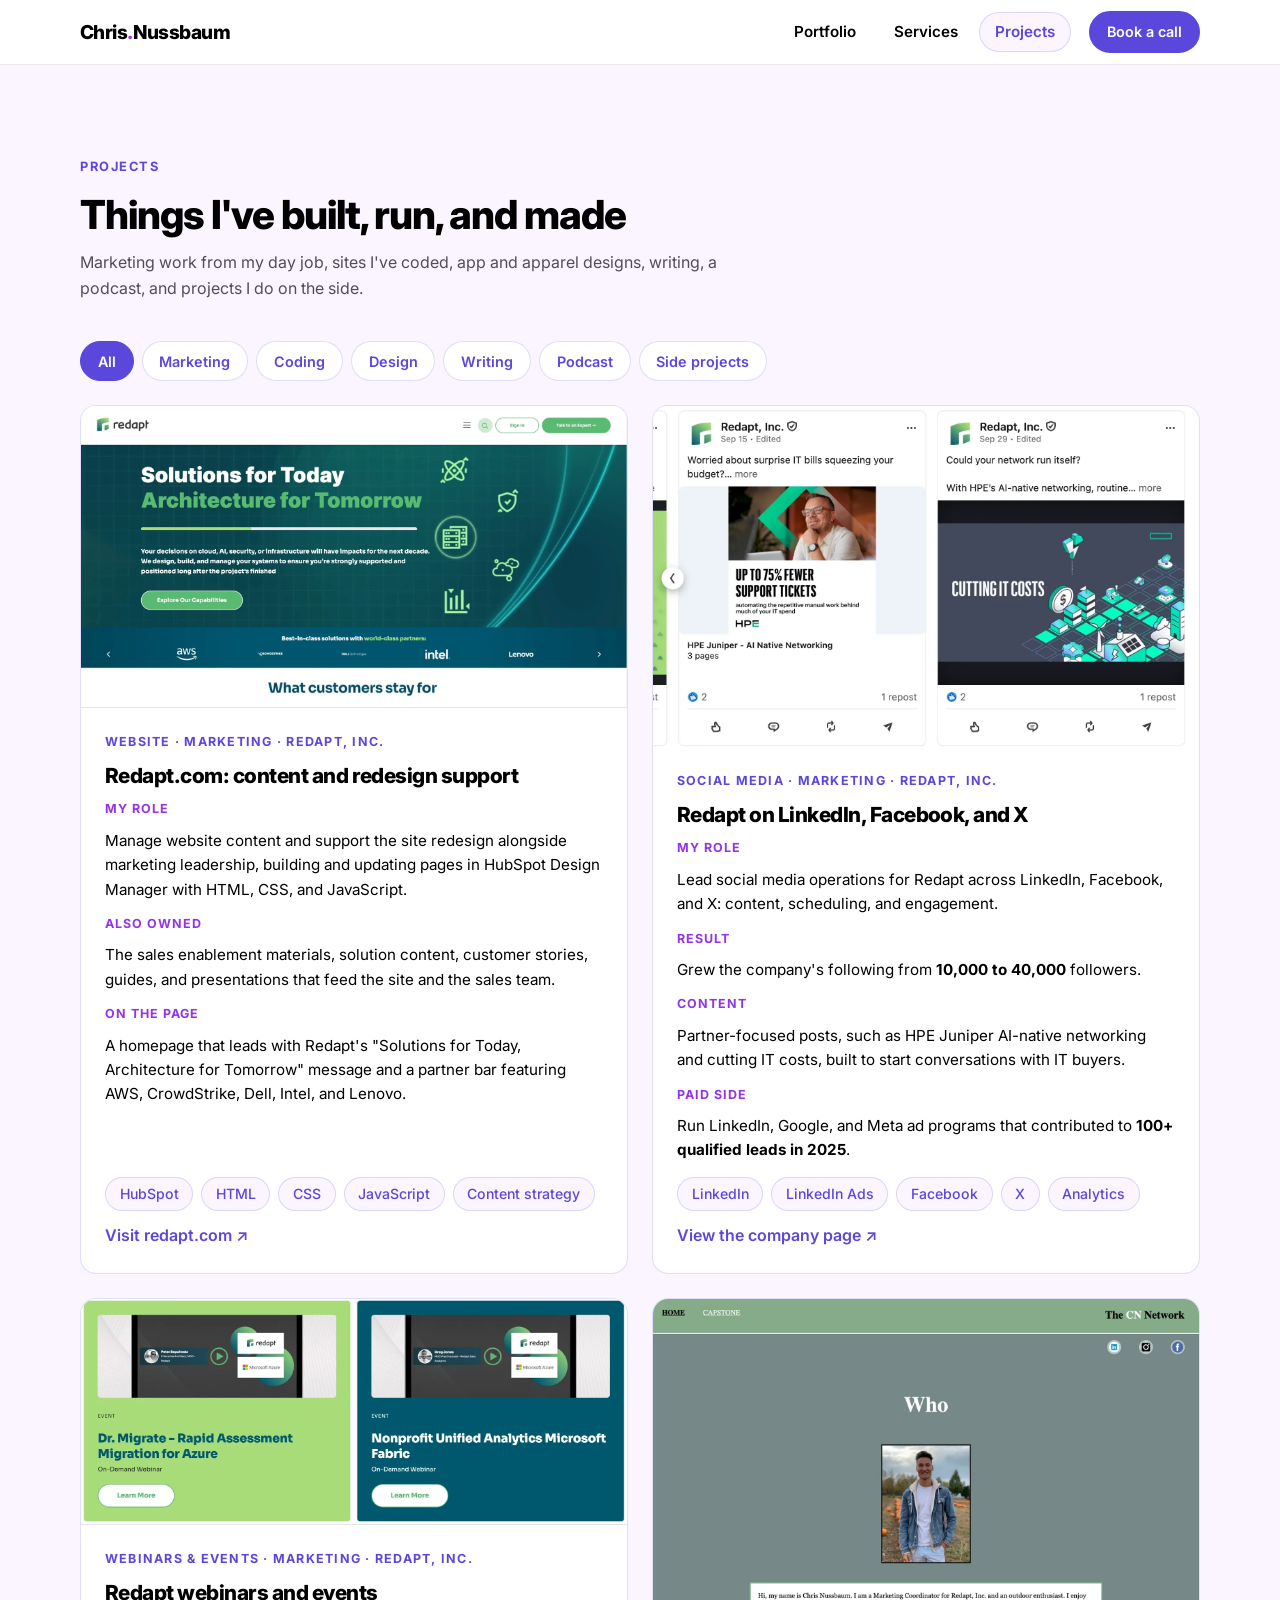
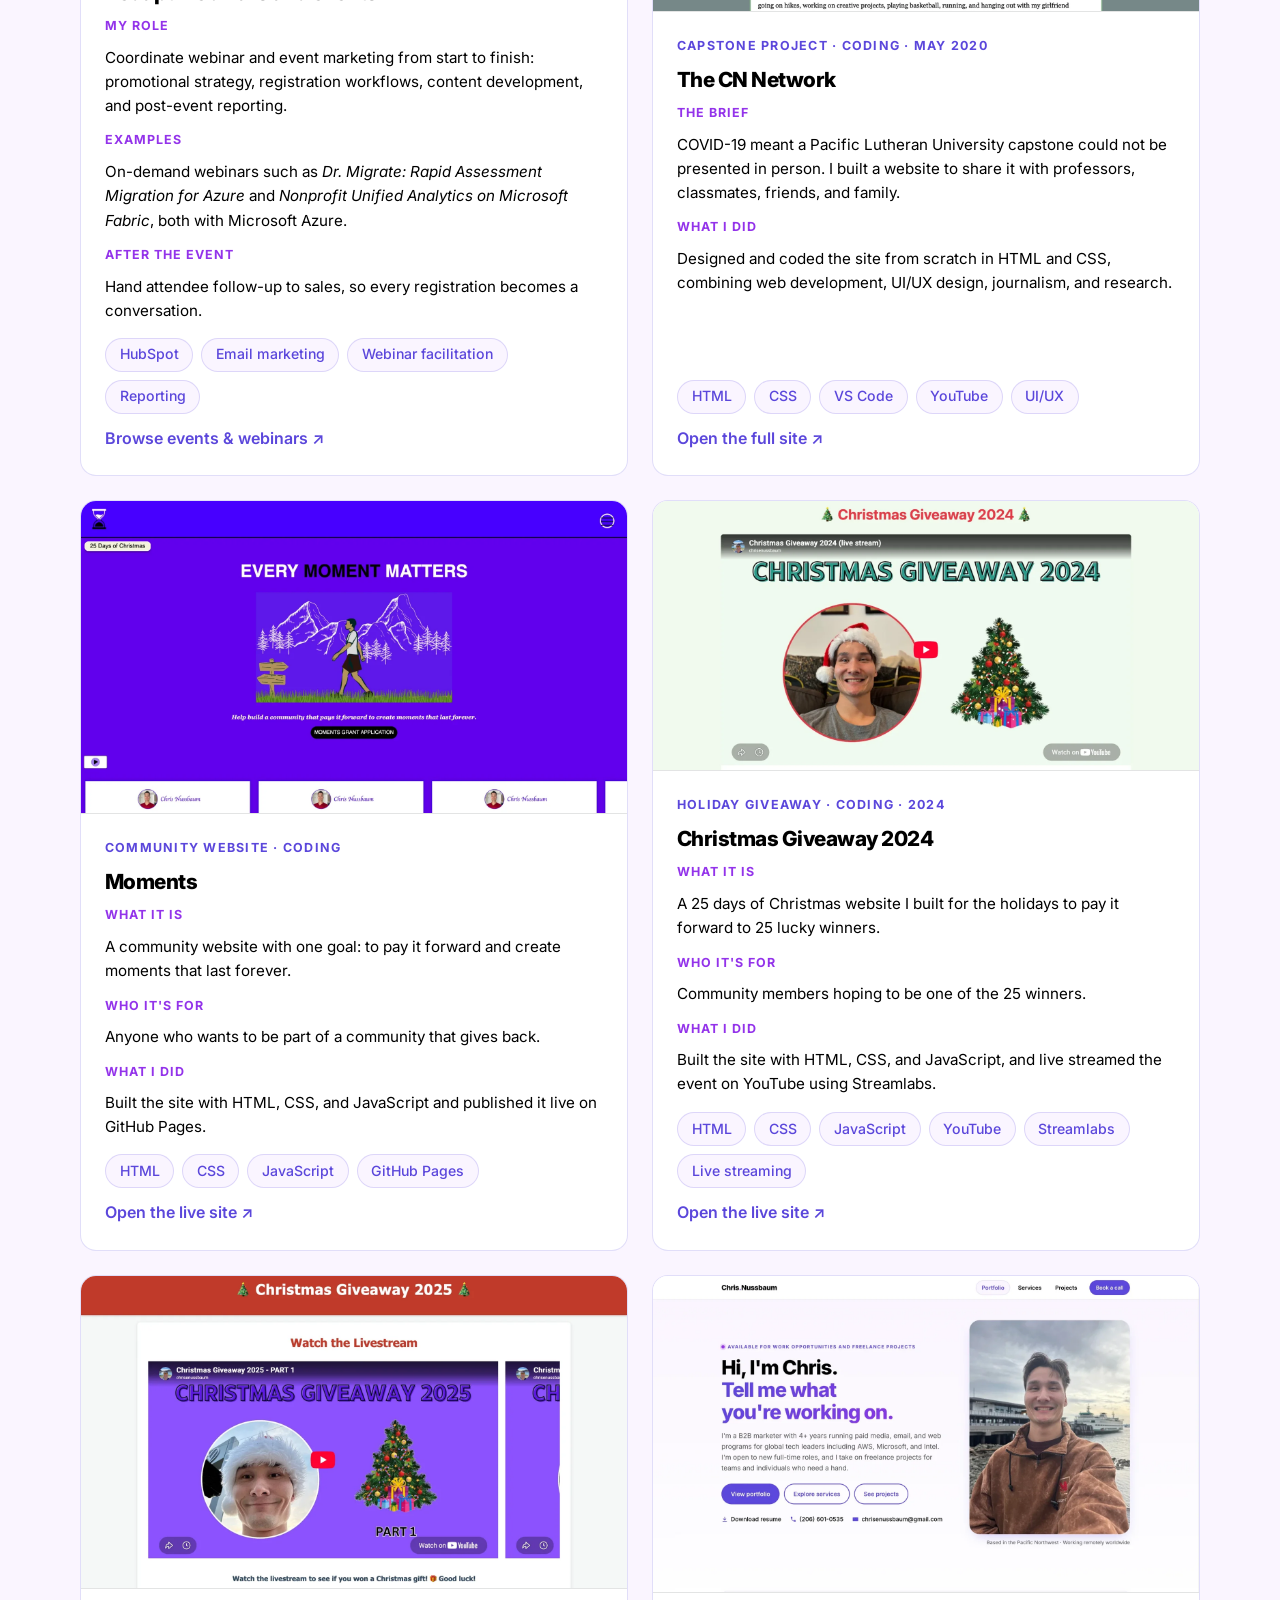
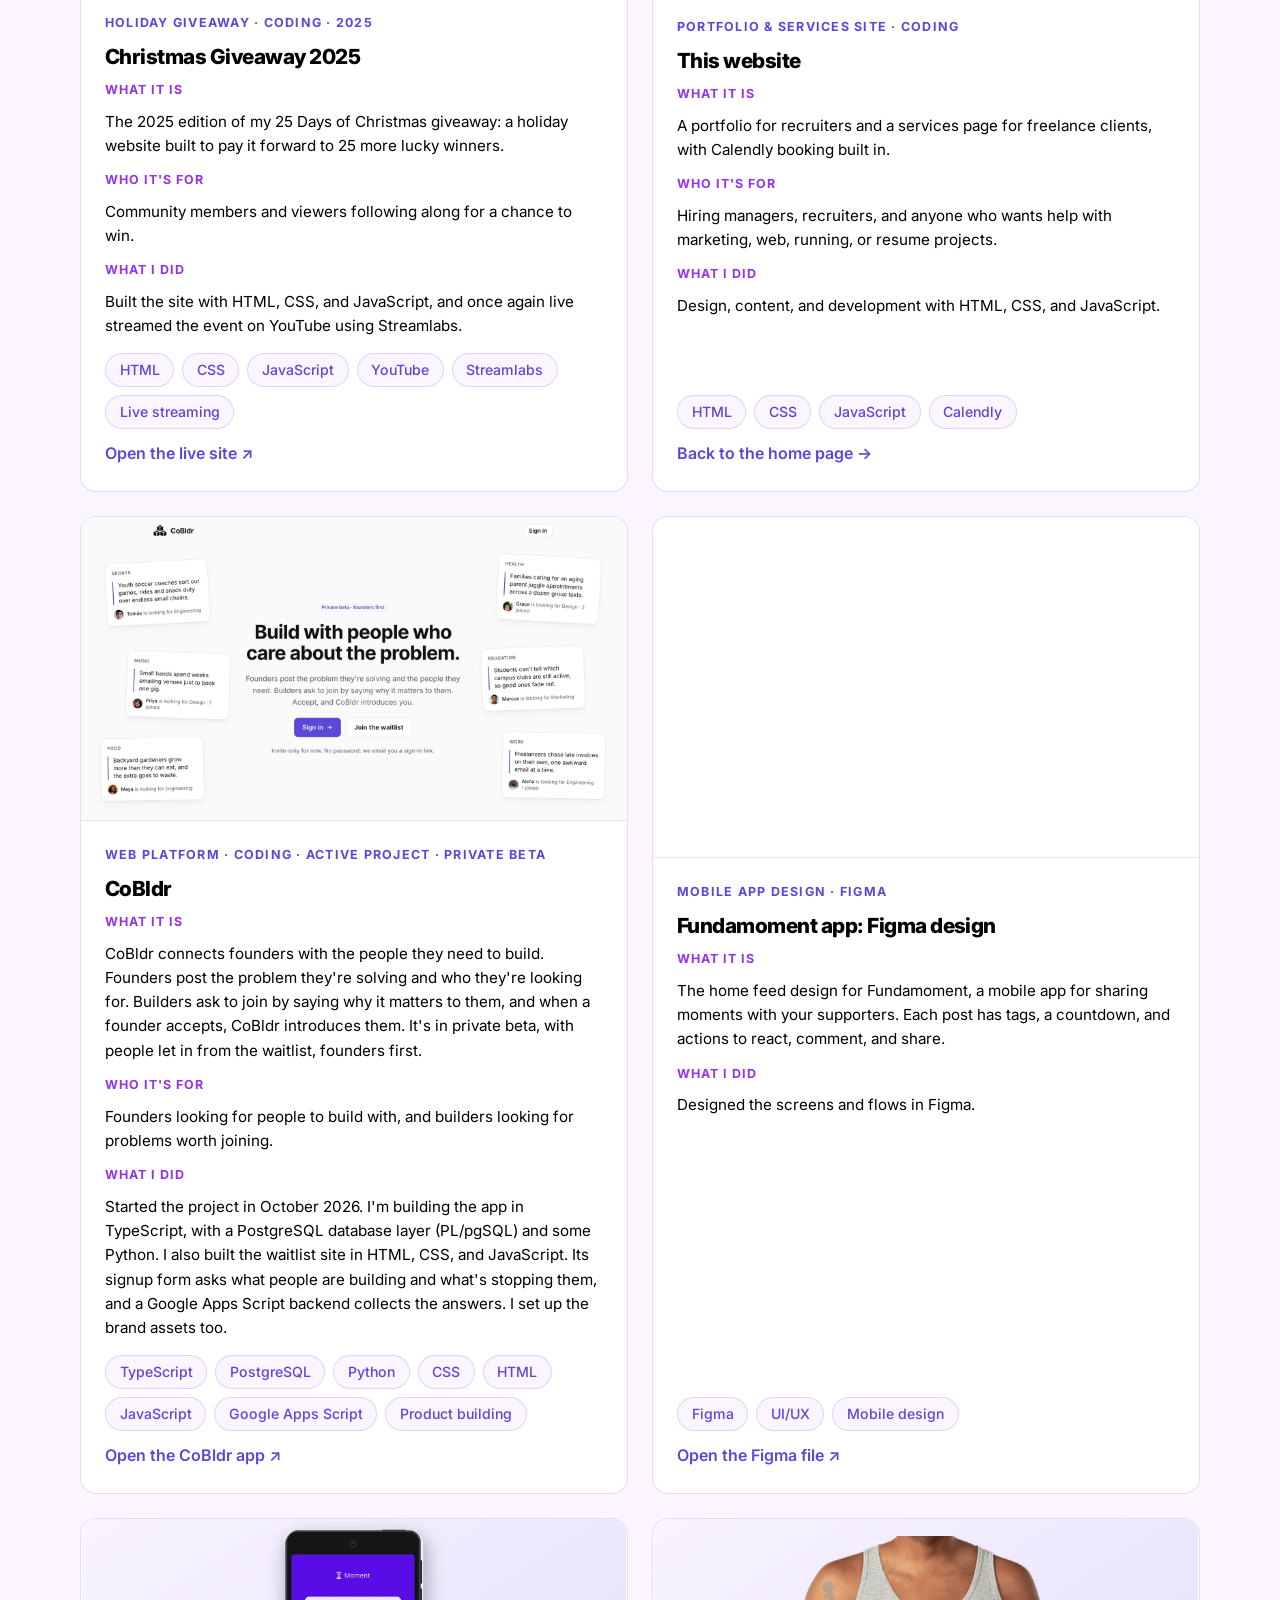
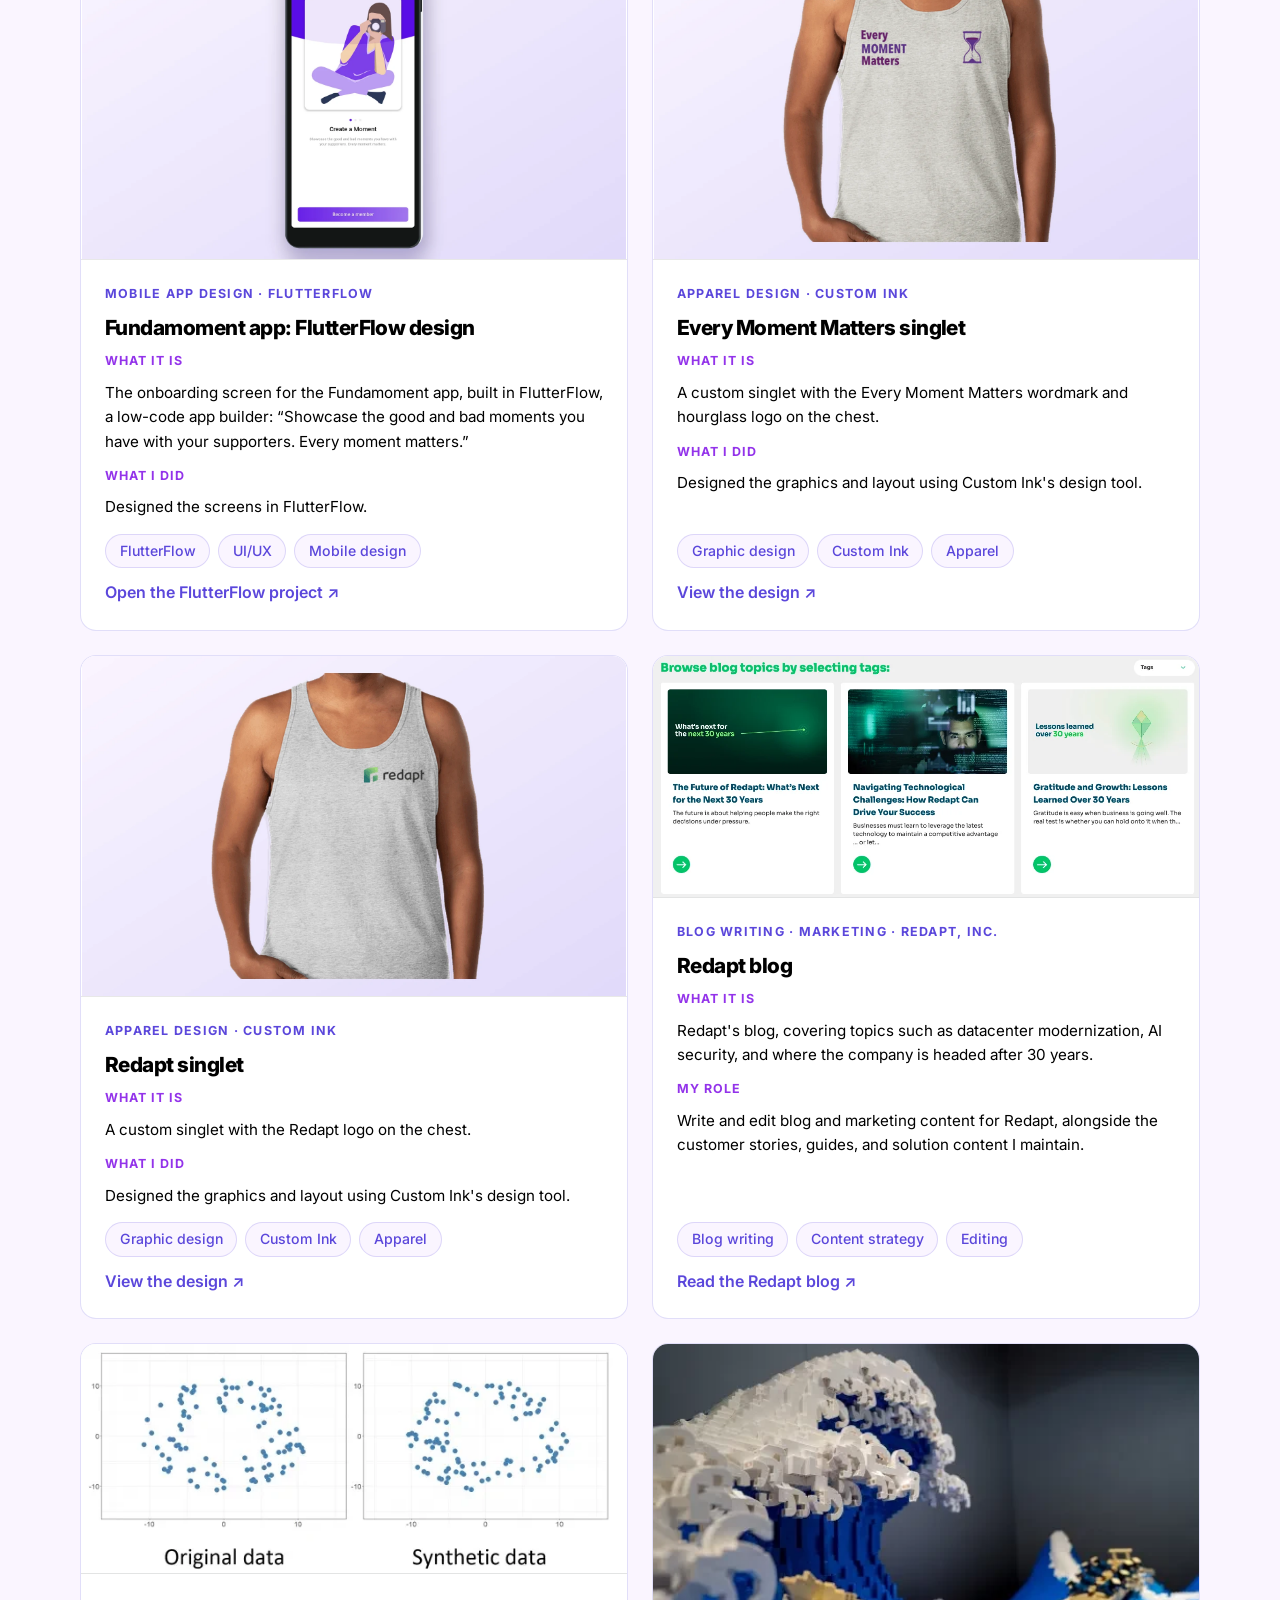
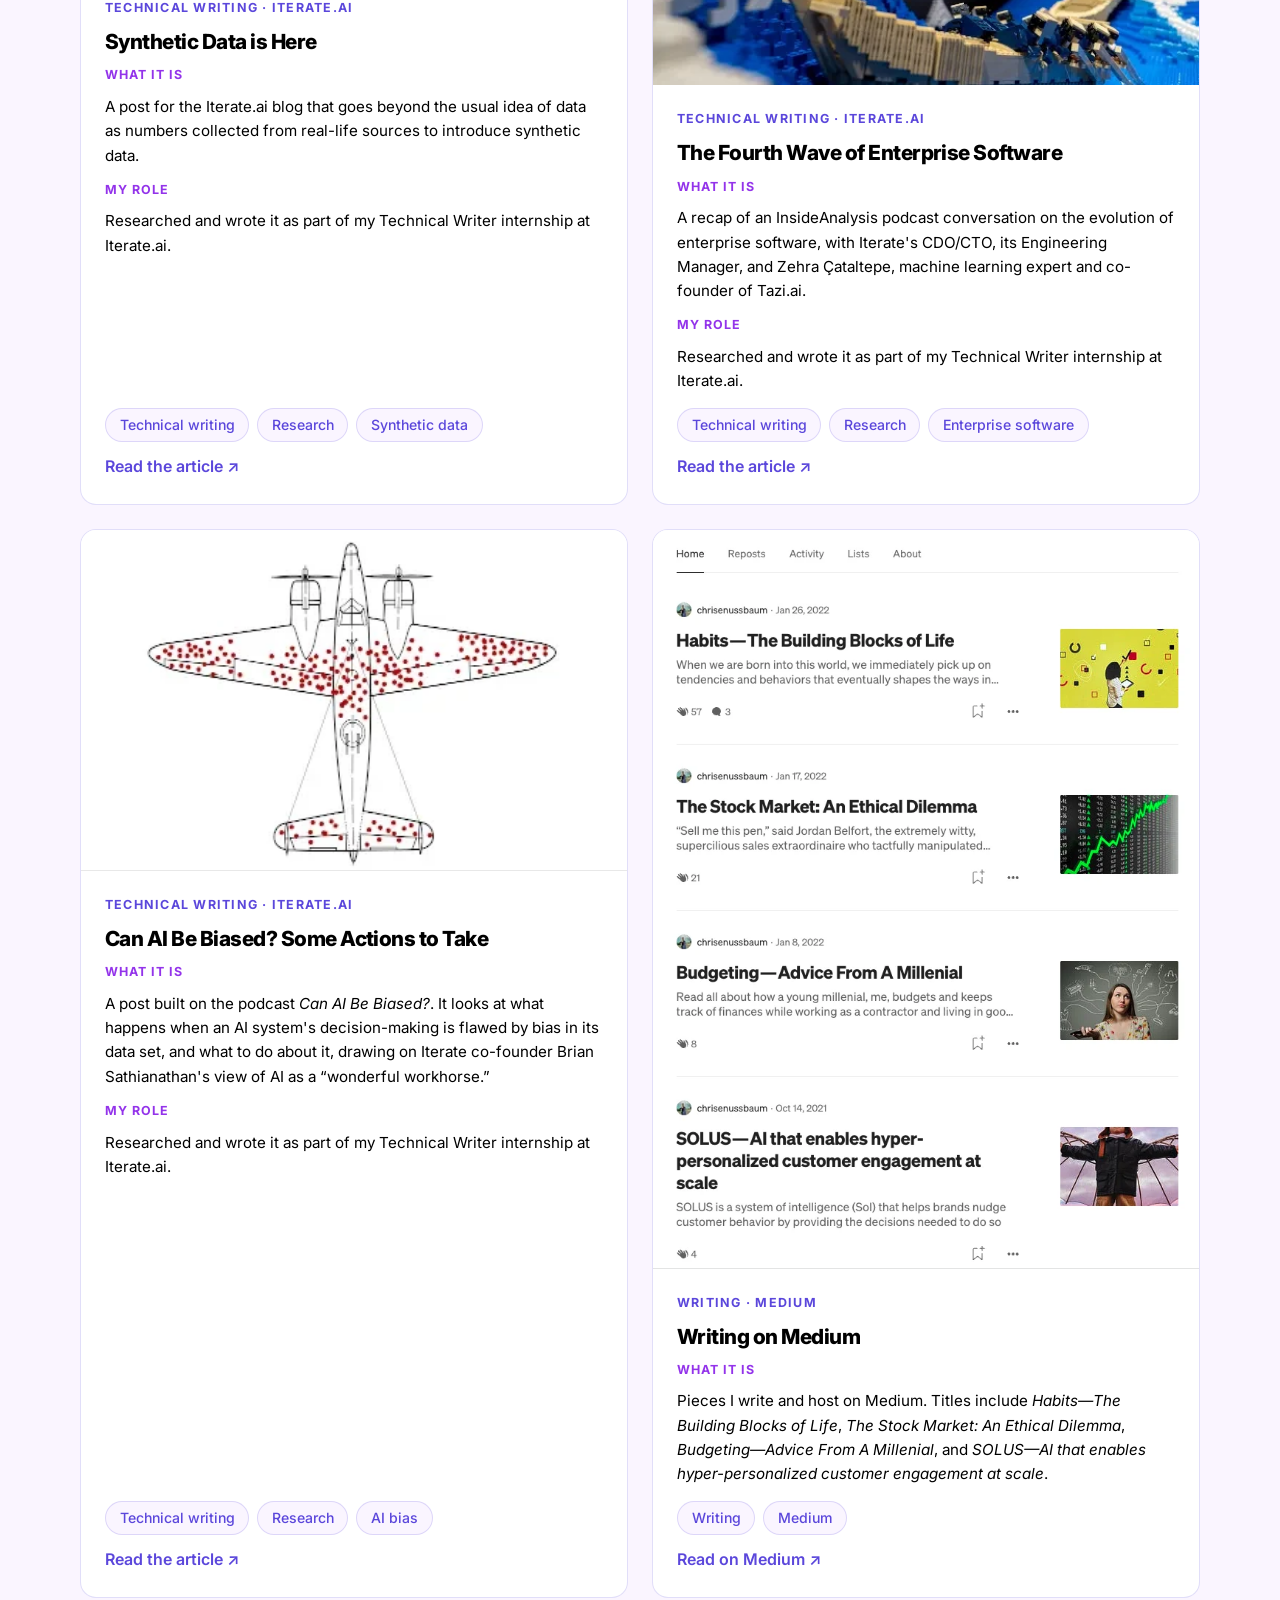
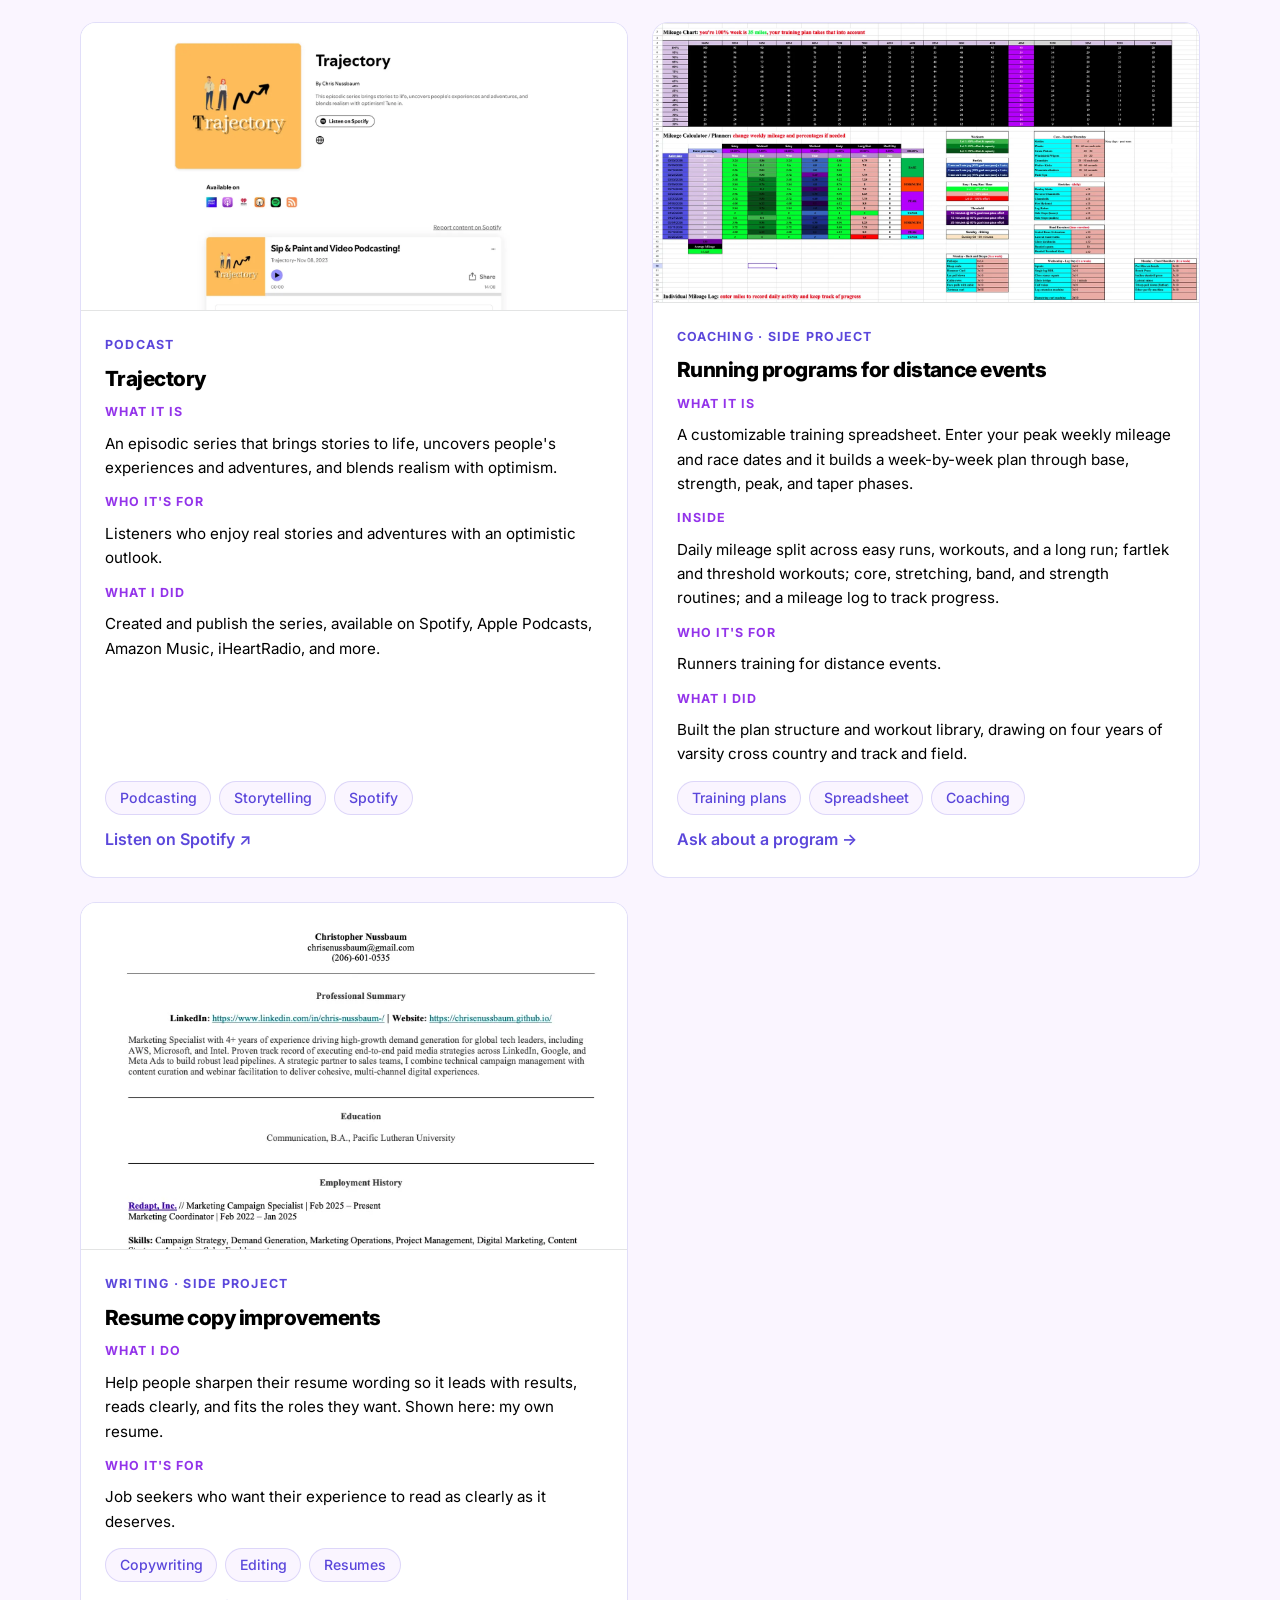
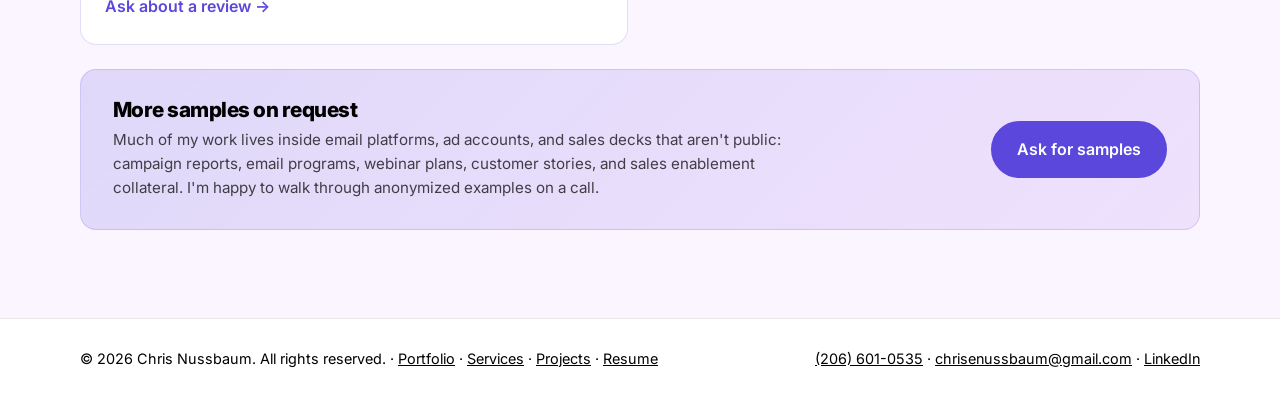
<file: projects.html>
<!doctype html>
<html lang="en">
<head>
  <meta charset="utf-8">
  <meta name="viewport" content="width=device-width, initial-scale=1">
  <title>Projects | Chris Nussbaum</title>
  <meta name="description" content="Projects by Chris Nussbaum: Redapt marketing work, coded websites, the Trajectory podcast, running programs, and resume copy improvements.">
  <link rel="canonical" href="https://christophernussbaum.com/projects">
  <meta property="og:type" content="website">
  <meta property="og:site_name" content="Chris Nussbaum">
  <meta property="og:title" content="Projects | Chris Nussbaum">
  <meta property="og:description" content="Projects by Chris Nussbaum: Redapt marketing work, coded websites, the Trajectory podcast, running programs, and resume copy improvements.">
  <meta property="og:url" content="https://christophernussbaum.com/projects">
  <meta property="og:image" content="https://christophernussbaum.com/assets/chris.webp">
  <meta property="og:image:alt" content="Chris Nussbaum smiling in a brown jacket, with a Puget Sound ferry behind him">
  <meta name="twitter:card" content="summary">
  <meta name="theme-color" content="#5B47DB">
  <link rel="icon" href="favicon.ico" sizes="any">
  <link rel="icon" type="image/png" sizes="32x32" href="assets/favicon/favicon-32x32.png">
  <link rel="icon" type="image/png" sizes="16x16" href="assets/favicon/favicon-16x16.png">
  <link rel="apple-touch-icon" sizes="180x180" href="assets/favicon/apple-touch-icon.png">
  <link rel="manifest" href="assets/favicon/site.webmanifest">
  <link rel="preconnect" href="https://fonts.googleapis.com">
  <link rel="preconnect" href="https://fonts.gstatic.com" crossorigin>
  <link href="https://fonts.googleapis.com/css2?family=Inter:wght@400;500;600;700;800&display=swap" rel="stylesheet">
  <script>
    // Visitors arriving via an old ".html" address see the clean one (custom domain only)
    (function () {
      var h = location.hostname;
      if (h !== 'christophernussbaum.com' && h !== 'www.christophernussbaum.com') return;
      var p = location.pathname, c = p.replace(/\/index\.html$/, '/').replace(/\.html$/, '');
      if (c !== p && window.history && history.replaceState) history.replaceState(null, '', c + location.search + location.hash);
    })();
  </script>
  <link rel="stylesheet" href="css/styles.css">
</head>
<body>
  <a class="skip" href="#main">Skip to content</a>

  <header class="nav" id="top">
    <div class="wrap nav__inner">
      <a href="./" class="brand" aria-label="Chris Nussbaum, home">Chris<span>.</span>Nussbaum</a>
      <button class="nav__toggle" aria-expanded="false" aria-controls="menu" aria-label="Toggle menu"><span></span><span></span></button>
      <nav id="menu" class="nav__links" aria-label="Primary">
        <a href="portfolio" class="nav__link">Portfolio</a>
        <a href="services" class="nav__link">Services</a>
        <a href="projects" class="nav__link is-active" aria-current="page">Projects</a>
        <a href="book" class="btn btn--small">Book a call</a>
      </nav>
    </div>
  </header>

  <main id="main">
    <!-- PROJECTS -->
    <section class="section section--tint" id="projects">
      <div class="wrap">
        <header class="section__head">
          <p class="eyebrow">Projects</p>
          <h1>Things I've built, run, and made</h1>
          <p>Marketing work from my day job, sites I've coded, app and apparel designs, writing, a podcast, and projects I do on the side.</p>
        </header>

        <div class="filters" role="group" aria-label="Filter projects">
          <button type="button" class="filter" data-filter="all" aria-pressed="true">All</button>
          <button type="button" class="filter" data-filter="marketing" aria-pressed="false">Marketing</button>
          <button type="button" class="filter" data-filter="coding" aria-pressed="false">Coding</button>
          <button type="button" class="filter" data-filter="design" aria-pressed="false">Design</button>
          <button type="button" class="filter" data-filter="writing" aria-pressed="false">Writing</button>
          <button type="button" class="filter" data-filter="podcast" aria-pressed="false">Podcast</button>
          <button type="button" class="filter" data-filter="other" aria-pressed="false">Side projects</button>
        </div>

        <div class="samples" id="projectGrid">
          <!-- MARKETING -->
          <article class="sample" data-cat="marketing">
            <a class="sample__shot sample__shot--auto" href="https://www.redapt.com/" target="_blank" rel="noopener" aria-label="Open Redapt website">
              <img src="assets/work/redapt-website.webp" alt="Redapt.com home page: Solutions for Today, Architecture for Tomorrow, with partner logos including AWS, CrowdStrike, Dell, Intel, and Lenovo" loading="lazy" onerror="this.parentNode.classList.add('empty');this.remove()">
              <span class="sample__fallback" aria-hidden="true">redapt.com</span>
            </a>
            <div class="sample__body">
              <p class="sample__kind">Website · Marketing · Redapt, Inc.</p>
              <h3>Redapt.com: content and redesign support</h3>
              <dl>
                <dt>My role</dt><dd>Manage website content and support the site redesign alongside marketing leadership, building and updating pages in HubSpot Design Manager with HTML, CSS, and JavaScript.</dd>
                <dt>Also owned</dt><dd>The sales enablement materials, solution content, customer stories, guides, and presentations that feed the site and the sales team.</dd>
                <dt>On the page</dt><dd>A homepage that leads with Redapt's "Solutions for Today, Architecture for Tomorrow" message and a partner bar featuring AWS, CrowdStrike, Dell, Intel, and Lenovo.</dd>
              </dl>
              <ul class="tags"><li>HubSpot</li><li>HTML</li><li>CSS</li><li>JavaScript</li><li>Content strategy</li></ul>
              <a class="sample__cta" href="https://www.redapt.com/" target="_blank" rel="noopener">Visit redapt.com ↗</a>
            </div>
          </article>

          <article class="sample" data-cat="marketing">
            <a class="sample__shot" href="https://www.linkedin.com/company/redapt-inc" target="_blank" rel="noopener" aria-label="Open Redapt on LinkedIn">
              <img src="assets/work/redapt-linkedin.webp" alt="Recent Redapt LinkedIn posts about HPE Juniper AI-native networking and cutting IT costs" loading="lazy" onerror="this.parentNode.classList.add('empty');this.remove()">
              <span class="sample__fallback" aria-hidden="true">LinkedIn</span>
            </a>
            <div class="sample__body">
              <p class="sample__kind">Social media · Marketing · Redapt, Inc.</p>
              <h3>Redapt on LinkedIn, Facebook, and X</h3>
              <dl>
                <dt>My role</dt><dd>Lead social media operations for Redapt across LinkedIn, Facebook, and X: content, scheduling, and engagement.</dd>
                <dt>Result</dt><dd>Grew the company's following from <b>10,000 to 40,000</b> followers.</dd>
                <dt>Content</dt><dd>Partner-focused posts, such as HPE Juniper AI-native networking and cutting IT costs, built to start conversations with IT buyers.</dd>
                <dt>Paid side</dt><dd>Run LinkedIn, Google, and Meta ad programs that contributed to <b>100+ qualified leads in 2025</b>.</dd>
              </dl>
              <ul class="tags"><li>LinkedIn</li><li>LinkedIn Ads</li><li>Facebook</li><li>X</li><li>Analytics</li></ul>
              <a class="sample__cta" href="https://www.linkedin.com/company/redapt-inc" target="_blank" rel="noopener">View the company page ↗</a>
            </div>
          </article>

          <article class="sample" data-cat="marketing">
            <a class="sample__shot sample__shot--auto" href="https://www.redapt.com/events" target="_blank" rel="noopener" aria-label="Open Redapt events and webinars">
              <img src="assets/work/redapt-events.webp" alt="Redapt on-demand webinars: Dr. Migrate Rapid Assessment Migration for Azure, and Nonprofit Unified Analytics Microsoft Fabric" loading="lazy" onerror="this.parentNode.classList.add('empty');this.remove()">
              <span class="sample__fallback" aria-hidden="true">Events &amp; webinars</span>
            </a>
            <div class="sample__body">
              <p class="sample__kind">Webinars &amp; events · Marketing · Redapt, Inc.</p>
              <h3>Redapt webinars and events</h3>
              <dl>
                <dt>My role</dt><dd>Coordinate webinar and event marketing from start to finish: promotional strategy, registration workflows, content development, and post-event reporting.</dd>
                <dt>Examples</dt><dd>On-demand webinars such as <i>Dr. Migrate: Rapid Assessment Migration for Azure</i> and <i>Nonprofit Unified Analytics on Microsoft Fabric</i>, both with Microsoft Azure.</dd>
                <dt>After the event</dt><dd>Hand attendee follow-up to sales, so every registration becomes a conversation.</dd>
              </dl>
              <ul class="tags"><li>HubSpot</li><li>Email marketing</li><li>Webinar facilitation</li><li>Reporting</li></ul>
              <a class="sample__cta" href="https://www.redapt.com/events" target="_blank" rel="noopener">Browse events &amp; webinars ↗</a>
            </div>
          </article>

          <!-- CODING -->
          <article class="sample" data-cat="coding">
            <a class="sample__shot sample__shot--auto" href="https://nussbace.github.io/chrisnussbaum-thecnnetwork/" target="_blank" rel="noopener" aria-label="Open The CN Network">
              <img src="assets/work/the-cn-network.webp" alt="Screenshot of The CN Network" loading="lazy" decoding="async" onerror="this.parentNode.classList.add('empty');this.remove()">
              <span class="sample__fallback" aria-hidden="true">The CN Network</span>
            </a>
            <div class="sample__body">
              <p class="sample__kind">Capstone project · Coding · May 2020</p>
              <h3>The CN Network</h3>
              <dl>
                <dt>The brief</dt><dd>COVID-19 meant a Pacific Lutheran University capstone could not be presented in person. I built a website to share it with professors, classmates, friends, and family.</dd>
                <dt>What I did</dt><dd>Designed and coded the site from scratch in HTML and CSS, combining web development, UI/UX design, journalism, and research.</dd>
              </dl>
              <ul class="tags"><li>HTML</li><li>CSS</li><li>VS Code</li><li>YouTube</li><li>UI/UX</li></ul>
              <a class="sample__cta" href="https://nussbace.github.io/chrisnussbaum-thecnnetwork/" target="_blank" rel="noopener">Open the full site ↗</a>
            </div>
          </article>

          <!-- CODING (continued) -->
          <article class="sample" data-cat="coding">
            <a class="sample__shot sample__shot--auto" href="https://momentapp-business.github.io/moments/" target="_blank" rel="noopener" aria-label="Open Moments">
              <img src="assets/work/moments.webp" alt="Screenshot of Moments" loading="lazy" decoding="async" onerror="this.parentNode.classList.add('empty');this.remove()">
              <span class="sample__fallback" aria-hidden="true">Moments</span>
            </a>
            <div class="sample__body">
              <p class="sample__kind">Community website · Coding</p>
              <h3>Moments</h3>
              <dl><dt>What it is</dt><dd>A community website with one goal: to pay it forward and create moments that last forever.</dd><dt>Who it's for</dt><dd>Anyone who wants to be part of a community that gives back.</dd><dt>What I did</dt><dd>Built the site with HTML, CSS, and JavaScript and published it live on GitHub Pages.</dd></dl>
              <ul class="tags"><li>HTML</li><li>CSS</li><li>JavaScript</li><li>GitHub Pages</li></ul>
              <a class="sample__cta" href="https://momentapp-business.github.io/moments/" target="_blank" rel="noopener">Open the live site ↗</a>
            </div>
          </article>
          <article class="sample" data-cat="coding">
            <a class="sample__shot sample__shot--auto" href="https://chrisenussbaum.github.io/christmas-giveaway-2024/" target="_blank" rel="noopener" aria-label="Open the Christmas Giveaway 2024 site">
              <img src="assets/work/christmas-giveaway-2024.webp" alt="Screenshot of the Christmas Giveaway 2024 site" loading="lazy" decoding="async" onerror="this.parentNode.classList.add('empty');this.remove()">
              <span class="sample__fallback" aria-hidden="true">Christmas Giveaway 2024</span>
            </a>
            <div class="sample__body">
              <p class="sample__kind">Holiday giveaway · Coding · 2024</p>
              <h3>Christmas Giveaway 2024</h3>
              <dl><dt>What it is</dt><dd>A 25 days of Christmas website I built for the holidays to pay it forward to 25 lucky winners.</dd><dt>Who it's for</dt><dd>Community members hoping to be one of the 25 winners.</dd><dt>What I did</dt><dd>Built the site with HTML, CSS, and JavaScript, and live streamed the event on YouTube using Streamlabs.</dd></dl>
              <ul class="tags"><li>HTML</li><li>CSS</li><li>JavaScript</li><li>YouTube</li><li>Streamlabs</li><li>Live streaming</li></ul>
              <a class="sample__cta" href="https://chrisenussbaum.github.io/christmas-giveaway-2024/" target="_blank" rel="noopener">Open the live site ↗</a>
            </div>
          </article>
          <article class="sample" data-cat="coding">
            <a class="sample__shot sample__shot--auto" href="https://chrisenussbaum.github.io/25-days-of-christmas/" target="_blank" rel="noopener" aria-label="Open the Christmas Giveaway 2025 site">
              <img src="assets/work/christmas-giveaway-2025.webp" alt="Screenshot of the Christmas Giveaway 2025 site" loading="lazy" decoding="async" onerror="this.parentNode.classList.add('empty');this.remove()">
              <span class="sample__fallback" aria-hidden="true">25 Days of Christmas</span>
            </a>
            <div class="sample__body">
              <p class="sample__kind">Holiday giveaway · Coding · 2025</p>
              <h3>Christmas Giveaway 2025</h3>
              <dl><dt>What it is</dt><dd>The 2025 edition of my 25 Days of Christmas giveaway: a holiday website built to pay it forward to 25 more lucky winners.</dd><dt>Who it's for</dt><dd>Community members and viewers following along for a chance to win.</dd><dt>What I did</dt><dd>Built the site with HTML, CSS, and JavaScript, and once again live streamed the event on YouTube using Streamlabs.</dd></dl>
              <ul class="tags"><li>HTML</li><li>CSS</li><li>JavaScript</li><li>YouTube</li><li>Streamlabs</li><li>Live streaming</li></ul>
              <a class="sample__cta" href="https://chrisenussbaum.github.io/25-days-of-christmas/" target="_blank" rel="noopener">Open the live site ↗</a>
            </div>
          </article>
          <article class="sample" data-cat="coding">
            <a class="sample__shot sample__shot--auto" href="./" aria-label="Go to the home page of this website">
              <img src="assets/work/this-website.webp" alt="The home page of this website: Hi, I'm Chris. Tell me what you're working on." loading="lazy" onerror="this.parentNode.classList.add('empty');this.remove()">
              <span class="sample__fallback" aria-hidden="true">This website</span>
            </a>
            <div class="sample__body">
              <p class="sample__kind">Portfolio &amp; services site · Coding</p>
              <h3>This website</h3>
              <dl><dt>What it is</dt><dd>A portfolio for recruiters and a services page for freelance clients, with Calendly booking built in.</dd><dt>Who it's for</dt><dd>Hiring managers, recruiters, and anyone who wants help with marketing, web, running, or resume projects.</dd><dt>What I did</dt><dd>Design, content, and development with HTML, CSS, and JavaScript.</dd></dl>
              <ul class="tags"><li>HTML</li><li>CSS</li><li>JavaScript</li><li>Calendly</li></ul>
              <a class="sample__cta" href="./">Back to the home page →</a>
            </div>
          </article>
          <article class="sample" data-cat="coding">
            <a class="sample__shot sample__shot--auto" href="https://app.cobldr.com/" target="_blank" rel="noopener" aria-label="Open the CoBldr app">
              <img src="assets/work/cobldr.webp?v=20261121" alt="The CoBldr home page: Build with people who care about the problem, surrounded by sample problem cards from sports, music, food, health, education, and work, with Sign in and Join the waitlist buttons" loading="lazy" decoding="async" onerror="this.parentNode.classList.add('empty');this.remove()">
              <span class="sample__fallback" aria-hidden="true">CoBldr</span>
            </a>
            <div class="sample__body">
              <p class="sample__kind">Web platform · Coding · Active project · Private beta</p>
              <h3>CoBldr</h3>
              <dl>
                <dt>What it is</dt><dd>CoBldr connects founders with the people they need to build. Founders post the problem they're solving and who they're looking for. Builders ask to join by saying why it matters to them, and when a founder accepts, CoBldr introduces them. It's in private beta, with people let in from the waitlist, founders first.</dd>
                <dt>Who it's for</dt><dd>Founders looking for people to build with, and builders looking for problems worth joining.</dd>
                <dt>What I did</dt><dd>Started the project in October 2026. I'm building the app in TypeScript, with a PostgreSQL database layer (PL/pgSQL) and some Python. I also built the waitlist site in HTML, CSS, and JavaScript. Its signup form asks what people are building and what's stopping them, and a Google Apps Script backend collects the answers. I set up the brand assets too.</dd>
              </dl>
              <ul class="tags"><li>TypeScript</li><li>PostgreSQL</li><li>Python</li><li>CSS</li><li>HTML</li><li>JavaScript</li><li>Google Apps Script</li><li>Product building</li></ul>
              <a class="sample__cta" href="https://app.cobldr.com/" target="_blank" rel="noopener">Open the CoBldr app ↗</a>
            </div>
          </article>

          <!-- DESIGN -->
          <article class="sample" data-cat="design">
            <a class="sample__shot sample__shot--contain" href="https://www.figma.com/design/hNNCew0M3TqcTQ5fr9yus5/Fundamoment-App?node-id=0-1" target="_blank" rel="noopener" aria-label="Open Fundamoment app: Figma design">
              <img src="assets/work/fundamoment-figma.webp" alt="The Fundamoment app feed in Figma: a skydiving moment post with tags, a countdown timer, and react, comment, and share buttons" loading="lazy" decoding="async" onerror="this.parentNode.classList.add('empty');this.remove()">
              <span class="sample__fallback" aria-hidden="true">Fundamoment · Figma</span>
            </a>
            <div class="sample__body">
              <p class="sample__kind">Mobile app design · Figma</p>
              <h3>Fundamoment app: Figma design</h3>
              <dl><dt>What it is</dt><dd>The home feed design for Fundamoment, a mobile app for sharing moments with your supporters. Each post has tags, a countdown, and actions to react, comment, and share.</dd><dt>What I did</dt><dd>Designed the screens and flows in Figma.</dd></dl>
              <ul class="tags"><li>Figma</li><li>UI/UX</li><li>Mobile design</li></ul>
              <a class="sample__cta" href="https://www.figma.com/design/hNNCew0M3TqcTQ5fr9yus5/Fundamoment-App?node-id=0-1" target="_blank" rel="noopener">Open the Figma file ↗</a>
            </div>
          </article>
          <article class="sample" data-cat="design">
            <a class="sample__shot sample__shot--contain" href="https://app.flutterflow.io/share/fundamoment-felawp" target="_blank" rel="noopener" aria-label="Open Fundamoment app: FlutterFlow design">
              <img src="assets/work/fundamoment-flutterflow.webp" alt="The Fundamoment onboarding screen in FlutterFlow: Create a Moment, with a Become a member button" loading="lazy" decoding="async" onerror="this.parentNode.classList.add('empty');this.remove()">
              <span class="sample__fallback" aria-hidden="true">Fundamoment · FlutterFlow</span>
            </a>
            <div class="sample__body">
              <p class="sample__kind">Mobile app design · FlutterFlow</p>
              <h3>Fundamoment app: FlutterFlow design</h3>
              <dl><dt>What it is</dt><dd>The onboarding screen for the Fundamoment app, built in FlutterFlow, a low-code app builder: &ldquo;Showcase the good and bad moments you have with your supporters. Every moment matters.&rdquo;</dd><dt>What I did</dt><dd>Designed the screens in FlutterFlow.</dd></dl>
              <ul class="tags"><li>FlutterFlow</li><li>UI/UX</li><li>Mobile design</li></ul>
              <a class="sample__cta" href="https://app.flutterflow.io/share/fundamoment-felawp" target="_blank" rel="noopener">Open the FlutterFlow project ↗</a>
            </div>
          </article>
          <article class="sample" data-cat="design">
            <a class="sample__shot sample__shot--contain" href="https://www.customink.com/designs/singlet/bbu0-00cu-pnj1/share" target="_blank" rel="noopener" aria-label="Open Every Moment Matters singlet">
              <img src="assets/work/singlet-every-moment-matters.webp" alt="A gray singlet with the Every Moment Matters wordmark and an hourglass logo in purple" loading="lazy" decoding="async" onerror="this.parentNode.classList.add('empty');this.remove()">
              <span class="sample__fallback" aria-hidden="true">Every Moment Matters singlet</span>
            </a>
            <div class="sample__body">
              <p class="sample__kind">Apparel design · Custom Ink</p>
              <h3>Every Moment Matters singlet</h3>
              <dl><dt>What it is</dt><dd>A custom singlet with the Every Moment Matters wordmark and hourglass logo on the chest.</dd><dt>What I did</dt><dd>Designed the graphics and layout using Custom Ink's design tool.</dd></dl>
              <ul class="tags"><li>Graphic design</li><li>Custom Ink</li><li>Apparel</li></ul>
              <a class="sample__cta" href="https://www.customink.com/designs/singlet/bbu0-00cu-pnj1/share" target="_blank" rel="noopener">View the design ↗</a>
            </div>
          </article>
          <article class="sample" data-cat="design">
            <a class="sample__shot sample__shot--contain" href="https://www.customink.com/designs/redaptrun/bbu0-00cz-ctsu/share" target="_blank" rel="noopener" aria-label="Open Redapt singlet">
              <img src="assets/work/singlet-redapt.webp" alt="A gray singlet with the Redapt logo on the chest" loading="lazy" decoding="async" onerror="this.parentNode.classList.add('empty');this.remove()">
              <span class="sample__fallback" aria-hidden="true">Redapt singlet</span>
            </a>
            <div class="sample__body">
              <p class="sample__kind">Apparel design · Custom Ink</p>
              <h3>Redapt singlet</h3>
              <dl><dt>What it is</dt><dd>A custom singlet with the Redapt logo on the chest.</dd><dt>What I did</dt><dd>Designed the graphics and layout using Custom Ink's design tool.</dd></dl>
              <ul class="tags"><li>Graphic design</li><li>Custom Ink</li><li>Apparel</li></ul>
              <a class="sample__cta" href="https://www.customink.com/designs/redaptrun/bbu0-00cz-ctsu/share" target="_blank" rel="noopener">View the design ↗</a>
            </div>
          </article>

          <!-- WRITING -->
          <article class="sample" data-cat="marketing writing">
            <a class="sample__shot sample__shot--auto" href="https://www.redapt.com/blog" target="_blank" rel="noopener" aria-label="Open the Redapt blog">
              <img src="assets/work/redapt-blog.webp" alt="The Redapt blog, with posts on the future of Redapt, technological challenges, lessons learned over 30 years, AI security, datacenter modernization, and the art of the pivot" loading="lazy" onerror="this.parentNode.classList.add('empty');this.remove()">
              <span class="sample__fallback" aria-hidden="true">Redapt blog</span>
            </a>
            <div class="sample__body">
              <p class="sample__kind">Blog writing · Marketing · Redapt, Inc.</p>
              <h3>Redapt blog</h3>
              <dl>
                <dt>What it is</dt><dd>Redapt's blog, covering topics such as datacenter modernization, AI security, and where the company is headed after 30 years.</dd>
                <dt>My role</dt><dd>Write and edit blog and marketing content for Redapt, alongside the customer stories, guides, and solution content I maintain.</dd>
              </dl>
              <ul class="tags"><li>Blog writing</li><li>Content strategy</li><li>Editing</li></ul>
              <a class="sample__cta" href="https://www.redapt.com/blog" target="_blank" rel="noopener">Read the Redapt blog ↗</a>
            </div>
          </article>

          <article class="sample" data-cat="writing">
            <a class="sample__shot sample__shot--auto" href="https://iterate.ai/blog/synthetic-data-is-here" target="_blank" rel="noopener" aria-label="Read Synthetic Data is Here">
              <img src="assets/work/iterate-synthetic-data.webp" alt="Two scatter plots side by side comparing original data with synthetic data" loading="lazy" onerror="this.parentNode.classList.add('empty');this.remove()">
              <span class="sample__fallback" aria-hidden="true">Synthetic Data is Here</span>
            </a>
            <div class="sample__body">
              <p class="sample__kind">Technical writing · Iterate.ai</p>
              <h3>Synthetic Data is Here</h3>
              <dl>
                <dt>What it is</dt><dd>A post for the Iterate.ai blog that goes beyond the usual idea of data as numbers collected from real-life sources to introduce synthetic data.</dd>
                <dt>My role</dt><dd>Researched and wrote it as part of my Technical Writer internship at Iterate.ai.</dd>
              </dl>
              <ul class="tags"><li>Technical writing</li><li>Research</li><li>Synthetic data</li></ul>
              <a class="sample__cta" href="https://iterate.ai/blog/synthetic-data-is-here" target="_blank" rel="noopener">Read the article ↗</a>
            </div>
          </article>

          <article class="sample" data-cat="writing">
            <a class="sample__shot" href="https://iterate.ai/blog/the-fourth-wave-of-enterprise-software" target="_blank" rel="noopener" aria-label="Read The Fourth Wave of Enterprise Software">
              <img src="assets/work/iterate-fourth-wave.webp" alt="A large LEGO build of a great wave with a boat riding it" loading="lazy" onerror="this.parentNode.classList.add('empty');this.remove()">
              <span class="sample__fallback" aria-hidden="true">The Fourth Wave of Enterprise Software</span>
            </a>
            <div class="sample__body">
              <p class="sample__kind">Technical writing · Iterate.ai</p>
              <h3>The Fourth Wave of Enterprise Software</h3>
              <dl>
                <dt>What it is</dt><dd>A recap of an InsideAnalysis podcast conversation on the evolution of enterprise software, with Iterate's CDO/CTO, its Engineering Manager, and Zehra Çataltepe, machine learning expert and co-founder of Tazi.ai.</dd>
                <dt>My role</dt><dd>Researched and wrote it as part of my Technical Writer internship at Iterate.ai.</dd>
              </dl>
              <ul class="tags"><li>Technical writing</li><li>Research</li><li>Enterprise software</li></ul>
              <a class="sample__cta" href="https://iterate.ai/blog/the-fourth-wave-of-enterprise-software" target="_blank" rel="noopener">Read the article ↗</a>
            </div>
          </article>

          <article class="sample" data-cat="writing">
            <a class="sample__shot sample__shot--contain" href="https://iterate.ai/blog/how-to-handle-ai-bias" target="_blank" rel="noopener" aria-label="Read Can AI Be Biased? Some Actions to Take">
              <img src="assets/work/iterate-ai-bias.webp" alt="Diagram of a World War II bomber with red dots marking where returning planes were hit" loading="lazy" onerror="this.parentNode.classList.add('empty');this.remove()">
              <span class="sample__fallback" aria-hidden="true">Can AI Be Biased? Some Actions to Take</span>
            </a>
            <div class="sample__body">
              <p class="sample__kind">Technical writing · Iterate.ai</p>
              <h3>Can AI Be Biased? Some Actions to Take</h3>
              <dl>
                <dt>What it is</dt><dd>A post built on the podcast <i>Can AI Be Biased?</i>. It looks at what happens when an AI system's decision-making is flawed by bias in its data set, and what to do about it, drawing on Iterate co-founder Brian Sathianathan's view of AI as a &ldquo;wonderful workhorse.&rdquo;</dd>
                <dt>My role</dt><dd>Researched and wrote it as part of my Technical Writer internship at Iterate.ai.</dd>
              </dl>
              <ul class="tags"><li>Technical writing</li><li>Research</li><li>AI bias</li></ul>
              <a class="sample__cta" href="https://iterate.ai/blog/how-to-handle-ai-bias" target="_blank" rel="noopener">Read the article ↗</a>
            </div>
          </article>

          <article class="sample" data-cat="writing">
            <a class="sample__shot sample__shot--auto" href="https://medium.com/@chrisenussbaum" target="_blank" rel="noopener" aria-label="Open my Medium profile">
              <img src="assets/work/medium.webp" alt="Chris Nussbaum's Medium articles: Habits, The Stock Market: An Ethical Dilemma, Budgeting, and SOLUS" loading="lazy" onerror="this.parentNode.classList.add('empty');this.remove()">
              <span class="sample__fallback" aria-hidden="true">Writing on Medium</span>
            </a>
            <div class="sample__body">
              <p class="sample__kind">Writing · Medium</p>
              <h3>Writing on Medium</h3>
              <dl>
                <dt>What it is</dt><dd>Pieces I write and host on Medium. Titles include <i>Habits—The Building Blocks of Life</i>, <i>The Stock Market: An Ethical Dilemma</i>, <i>Budgeting—Advice From A Millenial</i>, and <i>SOLUS—AI that enables hyper-personalized customer engagement at scale</i>.</dd>
              </dl>
              <ul class="tags"><li>Writing</li><li>Medium</li></ul>
              <a class="sample__cta" href="https://medium.com/@chrisenussbaum" target="_blank" rel="noopener">Read on Medium ↗</a>
            </div>
          </article>

          <article class="sample" data-cat="podcast">
            <a class="sample__shot sample__shot--auto" href="https://creators.spotify.com/pod/profile/moments-podcast-podcast/" target="_blank" rel="noopener" aria-label="Open Trajectory on Spotify">
              <img src="assets/work/trajectory.webp" alt="Trajectory podcast page on Spotify, by Chris Nussbaum, with an episode titled Sip & Paint and Video Podcasting" loading="lazy" onerror="this.parentNode.classList.add('empty');this.remove()">
              <span class="sample__fallback" aria-hidden="true">Trajectory</span>
            </a>
            <div class="sample__body">
              <p class="sample__kind">Podcast</p>
              <h3>Trajectory</h3>
              <dl><dt>What it is</dt><dd>An episodic series that brings stories to life, uncovers people's experiences and adventures, and blends realism with optimism.</dd><dt>Who it's for</dt><dd>Listeners who enjoy real stories and adventures with an optimistic outlook.</dd><dt>What I did</dt><dd>Created and publish the series, available on Spotify, Apple Podcasts, Amazon Music, iHeartRadio, and more.</dd></dl>
              <ul class="tags"><li>Podcasting</li><li>Storytelling</li><li>Spotify</li></ul>
              <a class="sample__cta" href="https://creators.spotify.com/pod/profile/moments-podcast-podcast/" target="_blank" rel="noopener">Listen on Spotify ↗</a>
            </div>
          </article>
          <article class="sample" data-cat="other">
            <a class="sample__shot sample__shot--auto" href="book?service=Running%20Programs" aria-label="Ask about a running program">
              <img src="assets/work/running-program.webp" alt="A running program spreadsheet with a mileage chart, weekly planner, workout guides, and strength routines" loading="lazy" onerror="this.parentNode.classList.add('empty');this.remove()">
              <span class="sample__fallback" aria-hidden="true">Running programs</span>
            </a>
            <div class="sample__body">
              <p class="sample__kind">Coaching · Side project</p>
              <h3>Running programs for distance events</h3>
              <dl><dt>What it is</dt><dd>A customizable training spreadsheet. Enter your peak weekly mileage and race dates and it builds a week-by-week plan through base, strength, peak, and taper phases.</dd><dt>Inside</dt><dd>Daily mileage split across easy runs, workouts, and a long run; fartlek and threshold workouts; core, stretching, band, and strength routines; and a mileage log to track progress.</dd><dt>Who it's for</dt><dd>Runners training for distance events.</dd><dt>What I did</dt><dd>Built the plan structure and workout library, drawing on four years of varsity cross country and track and field.</dd></dl>
              <ul class="tags"><li>Training plans</li><li>Spreadsheet</li><li>Coaching</li></ul>
              <a class="sample__cta" href="book?service=Running%20Programs">Ask about a program →</a>
            </div>
          </article>
          <article class="sample" data-cat="other">
            <a class="sample__shot sample__shot--auto" href="book?service=Resume%20Copy%20Improvements" aria-label="Ask about resume copy improvements">
              <img src="assets/work/resume-copy.webp" alt="A resume with a professional summary, education, and employment history bullets" loading="lazy" onerror="this.parentNode.classList.add('empty');this.remove()">
              <span class="sample__fallback" aria-hidden="true">Resume copy</span>
            </a>
            <div class="sample__body">
              <p class="sample__kind">Writing · Side project</p>
              <h3>Resume copy improvements</h3>
              <dl><dt>What I do</dt><dd>Help people sharpen their resume wording so it leads with results, reads clearly, and fits the roles they want. Shown here: my own resume.</dd><dt>Who it's for</dt><dd>Job seekers who want their experience to read as clearly as it deserves.</dd></dl>
              <ul class="tags"><li>Copywriting</li><li>Editing</li><li>Resumes</li></ul>
              <a class="sample__cta" href="book?service=Resume%20Copy%20Improvements">Ask about a review →</a>
            </div>
          </article>
        </div>

        <aside class="more">
          <div>
            <h3>More samples on request</h3>
            <p>Much of my work lives inside email platforms, ad accounts, and sales decks that aren't public: campaign reports, email programs, webinar plans, customer stories, and sales enablement collateral. I'm happy to walk through anonymized examples on a call.</p>
          </div>
          <a class="btn" href="book">Ask for samples</a>
        </aside>
      </div>
    </section>

  </main>

  <footer class="footer">
    <div class="wrap footer__inner">
      <p>© <span id="year">2026</span> Chris Nussbaum. All rights reserved. · <a href="portfolio">Portfolio</a> · <a href="services">Services</a> · <a href="projects">Projects</a> · <a href="assets/Christopher_Nussbaum_Resume_2026.pdf" download>Resume</a></p>
      <p><a href="tel:+12066010535">(206) 601-0535</a> · <a href="mailto:chrisenussbaum@gmail.com">chrisenussbaum@gmail.com</a> · <a href="https://www.linkedin.com/in/chris-nussbaum-/" target="_blank" rel="noopener">LinkedIn</a></p>
    </div>
  </footer>

  <script src="js/main.js"></script>
</body>
</html>
</file>
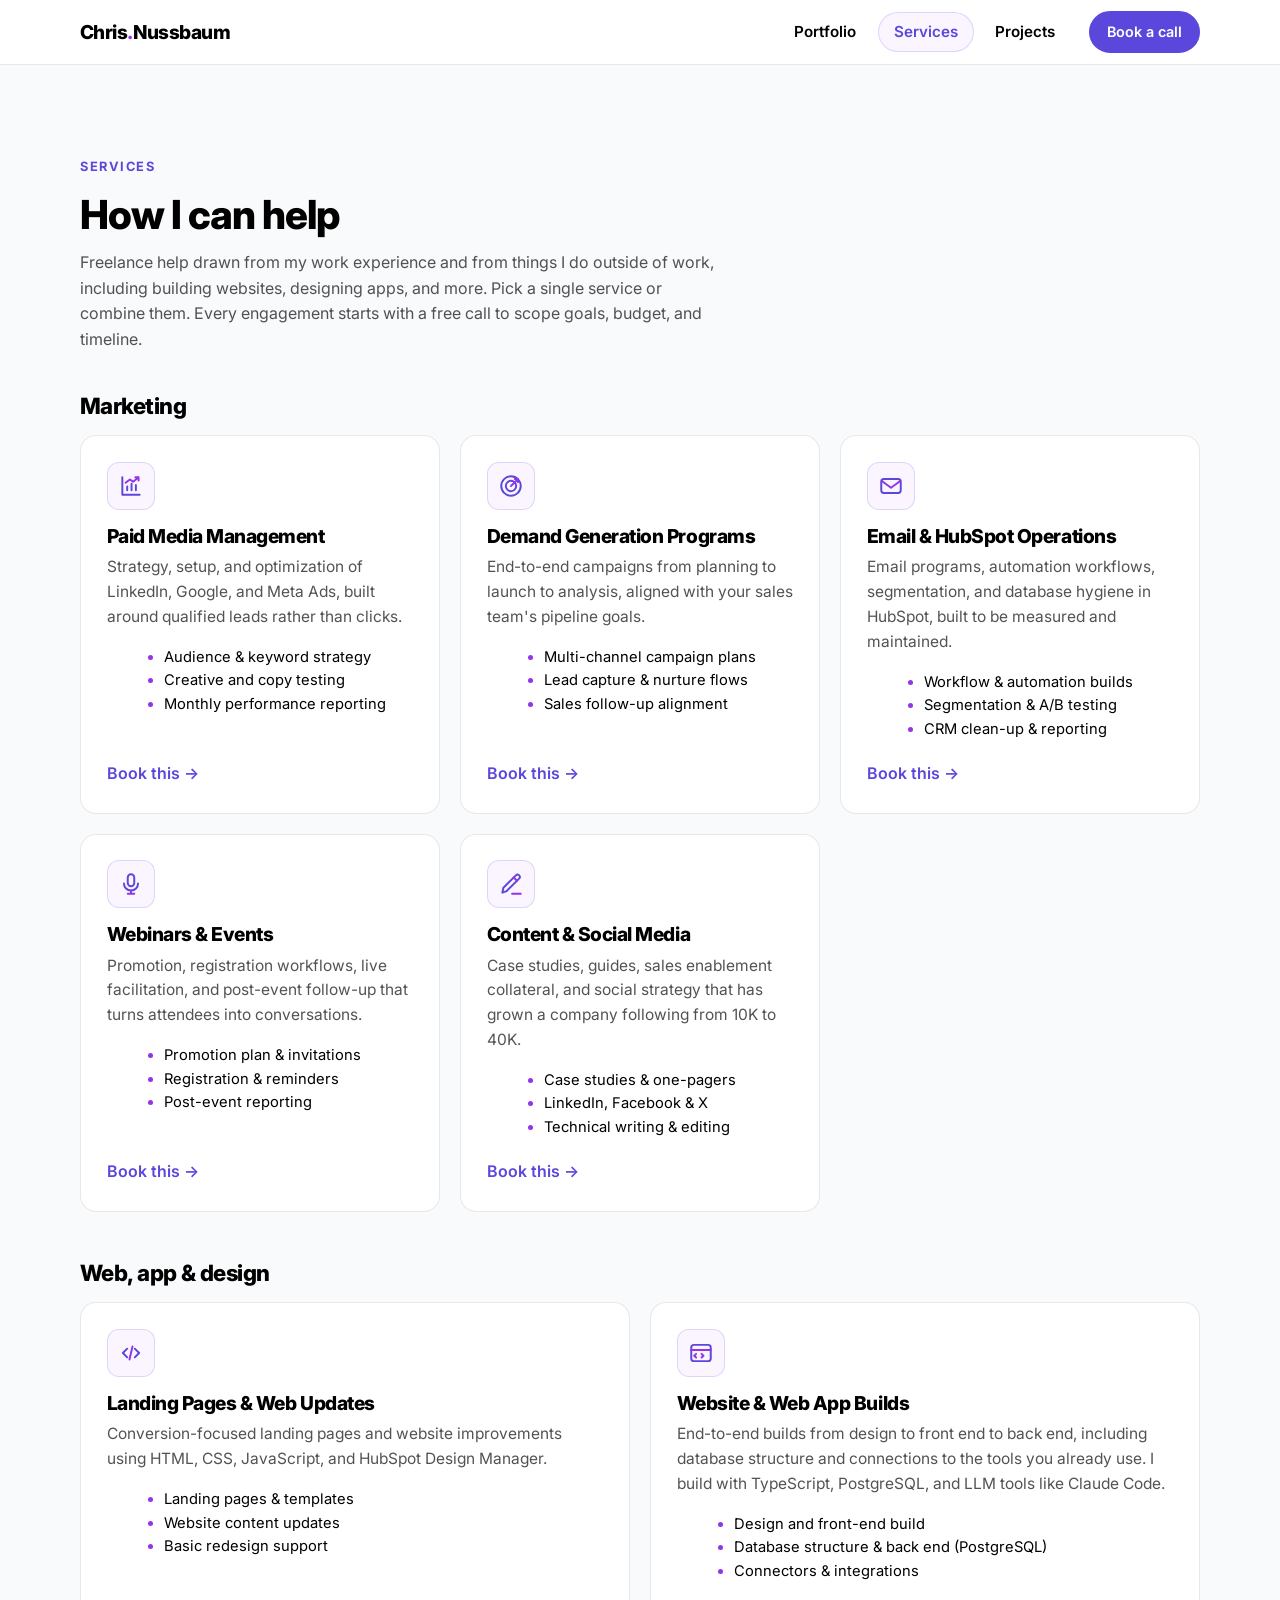
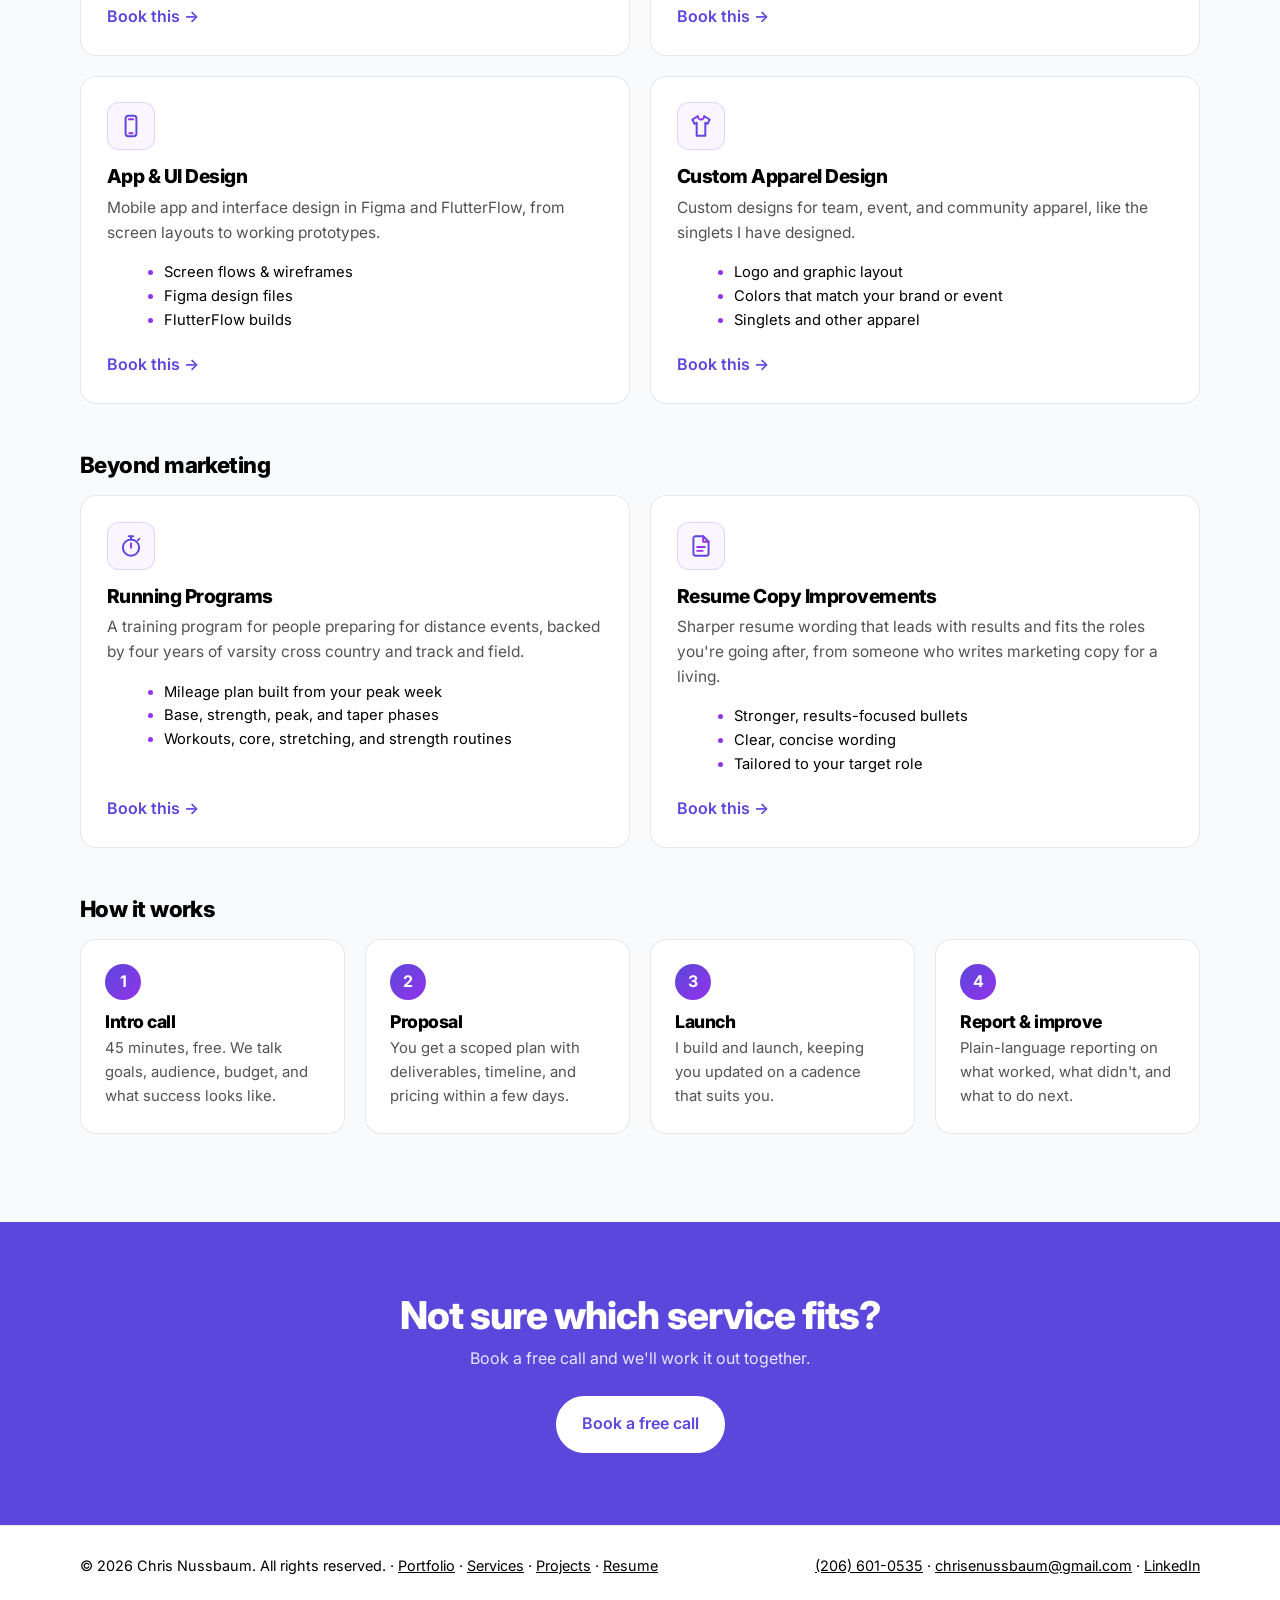
<file: services.html>
<!doctype html>
<html lang="en">
<head>
  <meta charset="utf-8">
  <meta name="viewport" content="width=device-width, initial-scale=1">
  <title>Services | Chris Nussbaum</title>
  <meta name="description" content="Freelance paid media, demand generation, HubSpot and email, landing pages, webinars, content, running programs, and resume copy improvements from Chris Nussbaum.">
  <link rel="canonical" href="https://christophernussbaum.com/services">
  <meta property="og:type" content="website">
  <meta property="og:site_name" content="Chris Nussbaum">
  <meta property="og:title" content="Services | Chris Nussbaum">
  <meta property="og:description" content="Freelance paid media, demand generation, HubSpot and email, landing pages, webinars, content, running programs, and resume copy improvements from Chris Nussbaum.">
  <meta property="og:url" content="https://christophernussbaum.com/services">
  <meta property="og:image" content="https://christophernussbaum.com/assets/chris.webp">
  <meta property="og:image:alt" content="Chris Nussbaum smiling in a brown jacket, with a Puget Sound ferry behind him">
  <meta name="twitter:card" content="summary">
  <meta name="theme-color" content="#5B47DB">
  <link rel="icon" href="favicon.ico" sizes="any">
  <link rel="icon" type="image/png" sizes="32x32" href="assets/favicon/favicon-32x32.png">
  <link rel="icon" type="image/png" sizes="16x16" href="assets/favicon/favicon-16x16.png">
  <link rel="apple-touch-icon" sizes="180x180" href="assets/favicon/apple-touch-icon.png">
  <link rel="manifest" href="assets/favicon/site.webmanifest">
  <link rel="preconnect" href="https://fonts.googleapis.com">
  <link rel="preconnect" href="https://fonts.gstatic.com" crossorigin>
  <link href="https://fonts.googleapis.com/css2?family=Inter:wght@400;500;600;700;800&display=swap" rel="stylesheet">
  <script>
    // Visitors arriving via an old ".html" address see the clean one (custom domain only)
    (function () {
      var h = location.hostname;
      if (h !== 'christophernussbaum.com' && h !== 'www.christophernussbaum.com') return;
      var p = location.pathname, c = p.replace(/\/index\.html$/, '/').replace(/\.html$/, '');
      if (c !== p && window.history && history.replaceState) history.replaceState(null, '', c + location.search + location.hash);
    })();
  </script>
  <link rel="stylesheet" href="css/styles.css">
</head>
<body>
  <svg width="0" height="0" style="position:absolute" aria-hidden="true" focusable="false"><defs>
    <symbol id="i-briefcase" viewBox="0 0 24 24"><rect x="3" y="7.5" width="18" height="12" rx="2.5"/><path d="M9 7.5V6a2 2 0 0 1 2-2h2a2 2 0 0 1 2 2v1.5"/><path d="M3 13h18" style="stroke:var(--accent-2)"/><path d="M10.5 13v2.2h3V13" style="stroke:var(--accent-2)"/></symbol>
    <symbol id="i-lifebuoy" viewBox="0 0 24 24"><circle cx="12" cy="12" r="9"/><circle cx="12" cy="12" r="3.6"/><path d="M5.6 5.6l3.9 3.9M14.5 14.5l3.9 3.9M18.4 5.6l-3.9 3.9M9.5 14.5l-3.9 3.9" style="stroke:var(--accent-2)"/></symbol>
    <symbol id="i-compass" viewBox="0 0 24 24"><circle cx="12" cy="12" r="9"/><path d="M15.6 8.4l-2 5.2-5.2 2 2-5.2z" style="stroke:var(--accent-2)"/></symbol>
    <symbol id="i-chart" viewBox="0 0 24 24"><path d="M4 4v16h16"/><path d="M8.5 16v-3.5M12.5 16V10M16.5 16v-5"/><path d="M7 9l4-3 3 2 5-4M16 4h3v3" style="stroke:var(--accent-2)"/></symbol>
    <symbol id="i-target" viewBox="0 0 24 24"><circle cx="12" cy="12" r="9"/><circle cx="12" cy="12" r="4.8"/><path d="M12 12l6.5-6.5M15.5 5.5h3v3" style="stroke:var(--accent-2)"/></symbol>
    <symbol id="i-mail" viewBox="0 0 24 24"><rect x="3" y="5.5" width="18" height="13" rx="2.5"/><path d="M3.8 7.6l8.2 6 8.2-6" style="stroke:var(--accent-2)"/></symbol>
    <symbol id="i-code" viewBox="0 0 24 24"><path d="M8.5 8l-4 4 4 4M15.5 8l4 4-4 4"/><path d="M13.4 6l-2.8 12" style="stroke:var(--accent-2)"/></symbol>
    <symbol id="i-mic" viewBox="0 0 24 24"><rect x="9" y="3" width="6" height="11" rx="3"/><path d="M5.5 11.5a6.5 6.5 0 0 0 13 0"/><path d="M12 18v3M9 21h6" style="stroke:var(--accent-2)"/></symbol>
    <symbol id="i-pen" viewBox="0 0 24 24"><path d="M4 20l1-4.5L16.5 4a2.1 2.1 0 0 1 3 3L8 18.5z"/><path d="M14.5 6l3 3M13 21h8" style="stroke:var(--accent-2)"/></symbol>
    <symbol id="i-stopwatch" viewBox="0 0 24 24"><circle cx="12" cy="13.5" r="7.5"/><path d="M10 3h4M12 3v3"/><path d="M12 13.5V9.5M18.4 6.6l1.2-1.2" style="stroke:var(--accent-2)"/></symbol>
    <symbol id="i-doc" viewBox="0 0 24 24"><path d="M7 3h7l5 5v11a2 2 0 0 1-2 2H7a2 2 0 0 1-2-2V5a2 2 0 0 1 2-2z"/><path d="M14 3v5h5M8.5 13h7M8.5 16.5h5" style="stroke:var(--accent-2)"/></symbol>
    <symbol id="i-browser" viewBox="0 0 24 24"><rect x="3" y="4.5" width="18" height="15" rx="2.5"/><path d="M3 9.2h18M7.5 12.8l-1.8 1.7 1.8 1.7M12.5 12.8l1.8 1.7-1.8 1.7" style="stroke:var(--accent-2)"/></symbol>
    <symbol id="i-phone" viewBox="0 0 24 24"><rect x="7" y="2.5" width="10" height="19" rx="2.5"/><path d="M10.5 18.6h3M10 5.8h4" style="stroke:var(--accent-2)"/></symbol>
    <symbol id="i-shirt" viewBox="0 0 24 24"><path d="M9 3L4 6l2 4 2-1v12h8V9l2 1 2-4-5-3"/><path d="M9 3a3 3 0 0 0 6 0" style="stroke:var(--accent-2)"/></symbol>
  </defs></svg>
  <a class="skip" href="#main">Skip to content</a>

  <header class="nav" id="top">
    <div class="wrap nav__inner">
      <a href="./" class="brand" aria-label="Chris Nussbaum, home">Chris<span>.</span>Nussbaum</a>
      <button class="nav__toggle" aria-expanded="false" aria-controls="menu" aria-label="Toggle menu"><span></span><span></span></button>
      <nav id="menu" class="nav__links" aria-label="Primary">
        <a href="portfolio" class="nav__link">Portfolio</a>
        <a href="services" class="nav__link is-active" aria-current="page">Services</a>
        <a href="projects" class="nav__link">Projects</a>
        <a href="book" class="btn btn--small">Book a call</a>
      </nav>
    </div>
  </header>

  <main id="main">
    <!-- SERVICES -->
    <section class="section section--alt" id="services">
      <div class="wrap">
        <header class="section__head">
          <p class="eyebrow">Services</p>
          <h1>How I can help</h1>
          <p>Freelance help drawn from my work experience and from things I do outside of work, including building websites, designing apps, and more. Pick a single service or combine them. Every engagement starts with a free call to scope goals, budget, and timeline.</p>
        </header>

        <h3 class="subhead subhead--first">Marketing</h3>
        <div class="cards">
          <article class="card">
            <div class="card__icon" aria-hidden="true"><svg class="icon"><use href="#i-chart"/></svg></div>
            <h3>Paid Media Management</h3>
            <p>Strategy, setup, and optimization of LinkedIn, Google, and Meta Ads, built around qualified leads rather than clicks.</p>
            <ul><li>Audience &amp; keyword strategy</li><li>Creative and copy testing</li><li>Monthly performance reporting</li></ul>
            <a href="book?service=Paid%20Media%20Management" class="card__link">Book this →</a>
          </article>
          <article class="card">
            <div class="card__icon" aria-hidden="true"><svg class="icon"><use href="#i-target"/></svg></div>
            <h3>Demand Generation Programs</h3>
            <p>End-to-end campaigns from planning to launch to analysis, aligned with your sales team's pipeline goals.</p>
            <ul><li>Multi-channel campaign plans</li><li>Lead capture &amp; nurture flows</li><li>Sales follow-up alignment</li></ul>
            <a href="book?service=Demand%20Generation%20Programs" class="card__link">Book this →</a>
          </article>
          <article class="card">
            <div class="card__icon" aria-hidden="true"><svg class="icon"><use href="#i-mail"/></svg></div>
            <h3>Email &amp; HubSpot Operations</h3>
            <p>Email programs, automation workflows, segmentation, and database hygiene in HubSpot, built to be measured and maintained.</p>
            <ul><li>Workflow &amp; automation builds</li><li>Segmentation &amp; A/B testing</li><li>CRM clean-up &amp; reporting</li></ul>
            <a href="book?service=Email%20%26%20HubSpot%20Operations" class="card__link">Book this →</a>
          </article>
          <article class="card">
            <div class="card__icon" aria-hidden="true"><svg class="icon"><use href="#i-mic"/></svg></div>
            <h3>Webinars &amp; Events</h3>
            <p>Promotion, registration workflows, live facilitation, and post-event follow-up that turns attendees into conversations.</p>
            <ul><li>Promotion plan &amp; invitations</li><li>Registration &amp; reminders</li><li>Post-event reporting</li></ul>
            <a href="book?service=Webinars%20%26%20Events" class="card__link">Book this →</a>
          </article>
          <article class="card">
            <div class="card__icon" aria-hidden="true"><svg class="icon"><use href="#i-pen"/></svg></div>
            <h3>Content &amp; Social Media</h3>
            <p>Case studies, guides, sales enablement collateral, and social strategy that has grown a company following from 10K to 40K.</p>
            <ul><li>Case studies &amp; one-pagers</li><li>LinkedIn, Facebook &amp; X</li><li>Technical writing &amp; editing</li></ul>
            <a href="book?service=Content%20%26%20Social%20Media" class="card__link">Book this →</a>
          </article>
        </div>

        <h3 class="subhead">Web, app &amp; design</h3>
        <div class="cards cards--two">
          <article class="card">
            <div class="card__icon" aria-hidden="true"><svg class="icon"><use href="#i-code"/></svg></div>
            <h3>Landing Pages &amp; Web Updates</h3>
            <p>Conversion-focused landing pages and website improvements using HTML, CSS, JavaScript, and HubSpot Design Manager.</p>
            <ul><li>Landing pages &amp; templates</li><li>Website content updates</li><li>Basic redesign support</li></ul>
            <a href="book?service=Landing%20Pages%20%26%20Web%20Updates" class="card__link">Book this →</a>
          </article>
          <article class="card">
            <div class="card__icon" aria-hidden="true"><svg class="icon"><use href="#i-browser"/></svg></div>
            <h3>Website &amp; Web App Builds</h3>
            <p>End-to-end builds from design to front end to back end, including database structure and connections to the tools you already use. I build with TypeScript, PostgreSQL, and LLM tools like Claude Code.</p>
            <ul><li>Design and front-end build</li><li>Database structure &amp; back end (PostgreSQL)</li><li>Connectors &amp; integrations</li></ul>
            <a href="book?service=Website%20%26%20Web%20App%20Builds" class="card__link">Book this →</a>
          </article>
          <article class="card">
            <div class="card__icon" aria-hidden="true"><svg class="icon"><use href="#i-phone"/></svg></div>
            <h3>App &amp; UI Design</h3>
            <p>Mobile app and interface design in Figma and FlutterFlow, from screen layouts to working prototypes.</p>
            <ul><li>Screen flows &amp; wireframes</li><li>Figma design files</li><li>FlutterFlow builds</li></ul>
            <a href="book?service=App%20%26%20UI%20Design" class="card__link">Book this →</a>
          </article>
          <article class="card">
            <div class="card__icon" aria-hidden="true"><svg class="icon"><use href="#i-shirt"/></svg></div>
            <h3>Custom Apparel Design</h3>
            <p>Custom designs for team, event, and community apparel, like the singlets I have designed.</p>
            <ul><li>Logo and graphic layout</li><li>Colors that match your brand or event</li><li>Singlets and other apparel</li></ul>
            <a href="book?service=Custom%20Apparel%20Design" class="card__link">Book this →</a>
          </article>
        </div>

        <h3 class="subhead">Beyond marketing</h3>
        <div class="cards cards--two">
          <article class="card">
            <div class="card__icon" aria-hidden="true"><svg class="icon"><use href="#i-stopwatch"/></svg></div>
            <h3>Running Programs</h3>
            <p>A training program for people preparing for distance events, backed by four years of varsity cross country and track and field.</p>
            <ul><li>Mileage plan built from your peak week</li><li>Base, strength, peak, and taper phases</li><li>Workouts, core, stretching, and strength routines</li></ul>
            <a href="book?service=Running%20Programs" class="card__link">Book this →</a>
          </article>
          <article class="card">
            <div class="card__icon" aria-hidden="true"><svg class="icon"><use href="#i-doc"/></svg></div>
            <h3>Resume Copy Improvements</h3>
            <p>Sharper resume wording that leads with results and fits the roles you're going after, from someone who writes marketing copy for a living.</p>
            <ul><li>Stronger, results-focused bullets</li><li>Clear, concise wording</li><li>Tailored to your target role</li></ul>
            <a href="book?service=Resume%20Copy%20Improvements" class="card__link">Book this →</a>
          </article>
        </div>

        <h3 class="subhead">How it works</h3>
        <ol class="steps">
          <li><span>1</span><h3>Intro call</h3><p>45 minutes, free. We talk goals, audience, budget, and what success looks like.</p></li>
          <li><span>2</span><h3>Proposal</h3><p>You get a scoped plan with deliverables, timeline, and pricing within a few days.</p></li>
          <li><span>3</span><h3>Launch</h3><p>I build and launch, keeping you updated on a cadence that suits you.</p></li>
          <li><span>4</span><h3>Report &amp; improve</h3><p>Plain-language reporting on what worked, what didn't, and what to do next.</p></li>
        </ol>
      </div>
    </section>

    <section class="section section--primary cta">
      <div class="wrap">
        <h2>Not sure which service fits?</h2>
        <p>Book a free call and we'll work it out together.</p>
        <div class="cta__actions"><a class="btn btn--light" href="book">Book a free call</a></div>
      </div>
    </section>
  </main>

  <footer class="footer">
    <div class="wrap footer__inner">
      <p>© <span id="year">2026</span> Chris Nussbaum. All rights reserved. · <a href="portfolio">Portfolio</a> · <a href="services">Services</a> · <a href="projects">Projects</a> · <a href="assets/Christopher_Nussbaum_Resume_2026.pdf" download>Resume</a></p>
      <p><a href="tel:+12066010535">(206) 601-0535</a> · <a href="mailto:chrisenussbaum@gmail.com">chrisenussbaum@gmail.com</a> · <a href="https://www.linkedin.com/in/chris-nussbaum-/" target="_blank" rel="noopener">LinkedIn</a></p>
    </div>
  </footer>

  <script src="js/main.js"></script>
</body>
</html>
</file>
<file: css/styles.css>
:root{
  /* palette */
  --white:#FFFFFF; --primary:#5B47DB; --lavender:#FAF5FF; --purple:#9333EA; --black:#000000; --gray:#F9FAFB;
  /* roles */
  --bg:var(--white); --bg-alt:var(--gray); --ink:var(--black); --muted:rgba(0,0,0,.68);
  --line:rgba(0,0,0,.09); --line-tint:rgba(91,71,219,.18);
  --accent:var(--primary); --accent-2:var(--purple); --card:var(--white);
  --radius:16px; --shadow:0 14px 34px -16px rgba(91,71,219,.4);
  --grad:linear-gradient(135deg,var(--primary),var(--purple));
}
*{box-sizing:border-box;margin:0}
[hidden]{display:none!important}
html{scroll-behavior:smooth;scroll-padding-top:76px}
body{font-family:Inter,system-ui,sans-serif;background:var(--bg);color:var(--ink);line-height:1.6;-webkit-font-smoothing:antialiased}
img{max-width:100%;display:block}
a{color:var(--accent)}
a:hover{color:var(--accent-2)}
h1,h2,h3,h4{text-wrap:balance;font-family:Inter,system-ui,sans-serif;font-weight:800;line-height:1.12;letter-spacing:-.025em;color:inherit}
.wrap{width:min(1120px,100% - 32px);margin-inline:auto}
.skip{position:absolute;left:-999px;background:#fff;padding:8px 12px;z-index:100}
.skip:focus{left:8px;top:8px}
:focus-visible{outline:3px solid var(--accent);outline-offset:2px}
.section--primary :focus-visible{outline-color:#fff}

/* buttons */
.btn{display:inline-block;background:var(--accent);color:#fff;text-decoration:none;padding:.85rem 1.5rem;border-radius:999px;border:2px solid var(--accent);cursor:pointer;font:inherit;font-weight:600;transition:.2s}
.btn:hover{background:var(--accent-2);border-color:var(--accent-2);color:#fff}
.btn--small{padding:.45rem 1rem;font-size:.9rem}
.btn--ghost{background:transparent;color:var(--accent)}
.btn--ghost:hover{background:var(--accent);border-color:var(--accent);color:#fff}
.btn--light{background:#fff;color:var(--accent);border-color:#fff}
.btn--light:hover{background:var(--lavender);border-color:var(--lavender);color:var(--accent-2)}
.btn--ghost-light{background:transparent;color:#fff;border-color:rgba(255,255,255,.6)}
.btn--ghost-light:hover{background:rgba(255,255,255,.14);border-color:#fff;color:#fff}

/* nav */
.nav{position:sticky;top:0;z-index:50;background:rgba(255,255,255,.88);backdrop-filter:blur(10px);border-bottom:1px solid var(--line)}
.nav__inner{display:flex;align-items:center;justify-content:space-between;height:64px}
.brand{font-weight:800;font-size:1.2rem;letter-spacing:-.03em;color:var(--ink);text-decoration:none}
.brand:hover{color:var(--ink)}
.brand span{color:var(--accent-2)}
.nav__links{display:flex;align-items:center;gap:.35rem}
.nav__link{color:var(--ink);text-decoration:none;font-weight:600;font-size:.95rem;padding:.5rem 1rem;border-radius:999px;transition:.15s}
.nav__link:hover{color:var(--accent);background:var(--lavender)}
.nav__link.is-active{color:var(--accent);background:var(--lavender);box-shadow:inset 0 0 0 1px var(--line-tint)}
.nav__links .btn{margin-left:.75rem}
.nav__toggle{display:none;background:none;border:0;width:44px;height:44px;cursor:pointer;position:relative}
.nav__toggle span{position:absolute;left:10px;right:10px;height:2px;background:var(--ink);transition:.2s}
.nav__toggle span:first-child{top:16px}.nav__toggle span:last-child{top:26px}
.nav__toggle[aria-expanded=true] span:first-child{top:21px;transform:rotate(45deg)}
.nav__toggle[aria-expanded=true] span:last-child{top:21px;transform:rotate(-45deg)}

/* hero */
.hero{padding:56px 0 0;background:linear-gradient(180deg,var(--lavender) 0%,var(--white) 100%)}
.hero__grid{display:grid;grid-template-columns:1.15fr .85fr;gap:56px;align-items:center}
.eyebrow{display:inline-flex;align-items:center;gap:.5rem;font-size:.8rem;font-weight:700;letter-spacing:.12em;text-transform:uppercase;color:var(--accent);margin-bottom:1rem}
.dot{flex-shrink:0;width:9px;height:9px;border-radius:50%;background:var(--accent-2);box-shadow:0 0 0 4px rgba(147,51,234,.2)}
.hero h1{font-size:clamp(2.2rem,4.6vw,3.4rem);letter-spacing:-.035em}
.hero h1 em{display:block;font-style:normal;color:var(--accent);background:var(--grad);-webkit-background-clip:text;background-clip:text;-webkit-text-fill-color:transparent}
.lead{font-size:1.15rem;color:var(--muted);margin:1.25rem 0 1.75rem;max-width:34em}
.hero__cta{display:flex;flex-wrap:wrap;gap:.75rem}
.hero__contact{list-style:none;padding:0;margin-top:1.75rem;display:flex;flex-wrap:wrap;gap:.5rem 1.5rem}
.hero__contact a{display:inline-flex;align-items:center;gap:.5rem;color:var(--ink);text-decoration:none;font-weight:500}
.hero__contact a:hover{color:var(--accent)}
.hero__contact svg{width:18px;height:18px;fill:var(--accent)}
.hero__photo{position:relative;isolation:isolate}
.hero__photo img{height:auto;border-radius:28px;box-shadow:var(--shadow);aspect-ratio:3/4;object-fit:cover;width:100%;max-width:440px;margin-left:auto}
.hero__photo::before{content:"";position:absolute;inset:18px -14px -14px 18px;max-width:440px;margin-left:auto;border-radius:28px;background:var(--grad);opacity:.9;z-index:-1;left:auto;right:0}
.hero__photo figcaption{font-size:.85rem;color:var(--muted);text-align:right;max-width:440px;margin:.75rem 0 0 auto}
.stats{display:grid;grid-template-columns:repeat(4,1fr);gap:1rem;margin-top:56px;padding:28px;background:var(--card);border:1px solid var(--line-tint);border-radius:var(--radius);box-shadow:var(--shadow);transform:translateY(50%);position:relative;z-index:2}
.stats strong{display:block;font-size:1.9rem;font-weight:800;letter-spacing:-.03em;color:var(--accent)}
.stats span{font-size:.9rem;color:var(--muted)}
.hero{padding-bottom:0;margin-bottom:60px}

/* sections */
.section{padding:88px 0}
.section--alt{background:var(--gray)}
.section--tint{background:var(--lavender)}
.section--primary{background:var(--primary);color:#fff}
.section--primary .eyebrow{color:var(--lavender)}
.section__head{max-width:640px;margin-bottom:2.5rem}
.section__head h1,.section__head h2{font-size:clamp(1.8rem,3.5vw,2.5rem);margin-bottom:.75rem}
.section__head p:not(.eyebrow){color:var(--muted)}
.section--primary .section__head p:not(.eyebrow){color:rgba(250,245,255,.88)}

/* cards */
.cards{display:grid;grid-template-columns:repeat(3,1fr);gap:1.25rem}
.card{background:var(--gray);border:1px solid var(--line);border-radius:var(--radius);padding:1.6rem;display:flex;flex-direction:column;transition:.2s}
.card:hover{transform:translateY(-4px);box-shadow:var(--shadow);background:var(--white);border-color:var(--line-tint)}
.section--alt .card{background:var(--white)}
.section--alt .card:hover{border-color:var(--line-tint)}
.cards--two{grid-template-columns:repeat(2,1fr)}
.card__icon{display:grid;place-items:center;width:48px;height:48px;border-radius:12px;background:var(--lavender);border:1px solid var(--line-tint);font-size:1.4rem;margin-bottom:1rem}
.card h3{font-size:1.2rem;margin-bottom:.5rem}
.card p{color:var(--muted);font-size:.97rem}
.card ul{margin:1rem 0 1.25rem 1.1rem;font-size:.92rem;color:var(--ink);flex:1}
.card li::marker{color:var(--accent-2)}
.card__link{font-weight:600;text-decoration:none}
.card__link:hover{text-decoration:underline}

/* portfolio summary */
.summary{display:grid;grid-template-columns:1.6fr 1fr;gap:2rem;align-items:center;background:var(--lavender);border:1px solid var(--line-tint);border-radius:var(--radius);padding:2rem}
.summary h3{font-size:1.25rem;margin-bottom:.6rem}
.summary p{color:var(--muted)}
.summary__actions{display:grid;gap:.6rem}
.summary__actions .btn{text-align:center}
.facts--row{grid-template-columns:repeat(3,1fr)}
.facts--row li{background:var(--gray)}

.icon{width:26px;height:26px;fill:none;stroke:currentColor;stroke-width:1.8;stroke-linecap:round;stroke-linejoin:round;color:var(--accent);display:block}

/* home: where to start */
.paths{display:grid;grid-template-columns:repeat(3,1fr);gap:1.25rem}
.path{display:flex;flex-direction:column;gap:.5rem;padding:1.75rem;background:var(--gray);border:1px solid var(--line);border-radius:var(--radius);text-decoration:none;color:var(--ink);transition:.2s}
.path:hover{transform:translateY(-4px);box-shadow:var(--shadow);background:var(--white);border-color:var(--line-tint);color:var(--ink)}
.path__icon{display:grid;place-items:center;width:52px;height:52px;border-radius:14px;background:var(--lavender);border:1px solid var(--line-tint);font-size:1.5rem;margin-bottom:.5rem}
.path__kicker{font-size:.78rem;text-transform:uppercase;letter-spacing:.1em;font-weight:700;color:var(--accent-2)}
.path strong{font-size:1.5rem;font-weight:800;letter-spacing:-.025em}
.path span:not([class]){color:var(--muted);font-size:.97rem}
.path__go{margin-top:auto;padding-top:.75rem;font-weight:600;color:var(--accent)}
.path:hover .path__go{color:var(--accent-2)}

/* closing call-to-action band */
.cta{text-align:center;padding:72px 0}
.cta h2{font-size:clamp(1.8rem,3.5vw,2.4rem);margin-bottom:.6rem}
.cta p{color:rgba(250,245,255,.9);max-width:36em;margin:0 auto 1.5rem}
.cta__actions{display:flex;flex-wrap:wrap;gap:.75rem;justify-content:center}

/* project filters */
.filters{display:flex;flex-wrap:wrap;gap:.5rem;margin-bottom:1.5rem}
.filter{font:inherit;font-weight:600;font-size:.9rem;padding:.45rem 1.05rem;border-radius:999px;border:1px solid var(--line-tint);background:var(--white);color:var(--accent);cursor:pointer;transition:.15s}
.filter:hover{background:var(--lavender);border-color:var(--accent)}
.filter[aria-pressed=true]{background:var(--accent);border-color:var(--accent);color:#fff}

/* steps */
.steps{list-style:none;padding:0;display:grid;grid-template-columns:repeat(4,1fr);gap:1.25rem}
.steps li{background:var(--card);border-radius:var(--radius);padding:1.5rem;border:1px solid var(--line)}
.steps span{display:grid;place-items:center;width:36px;height:36px;border-radius:50%;background:var(--grad);color:#fff;font-weight:700;margin-bottom:.75rem}
.steps h3{font-size:1.1rem;margin-bottom:.35rem}
.steps p{font-size:.93rem;color:var(--muted)}

/* timeline */
.timeline{display:grid;gap:1.25rem}
.job{display:grid;grid-template-columns:200px 1fr;gap:2rem;background:var(--gray);border:1px solid var(--line);border-radius:var(--radius);padding:1.75rem}
.job__meta span{display:block;font-weight:700;color:var(--accent);font-size:.95rem}
.job__meta small{color:var(--muted);font-size:.95rem}
.job .job__title{font-size:1.25rem;font-weight:800;letter-spacing:-.02em;color:var(--ink)}
.job__title small{font-size:.85rem;color:var(--muted);font-weight:500;letter-spacing:0;margin-left:.35rem}
.job__prev{font-size:.92rem;color:var(--muted);margin:.15rem 0 .75rem}
.job__label{font-size:.75rem;font-weight:700;text-transform:uppercase;letter-spacing:.1em;color:var(--accent-2);margin:1.1rem 0 .4rem}
.job ul.tags{display:flex;margin:0;gap:.4rem}
.job .tags li{background:var(--white);font-size:.8rem;padding:.2rem .65rem}
.job .links{list-style:none;margin:0;padding:0;display:grid;gap:.35rem;font-size:.95rem}
.job .links a{font-weight:600;text-decoration:none}
.job .links a:hover{text-decoration:underline}
.job__more{margin-top:.6rem}
.job__more summary{cursor:pointer;font-weight:600;color:var(--accent);font-size:.95rem;padding:.25rem 0}
.job__more summary:hover{color:var(--accent-2)}
.job__more ul{margin-top:.5rem}
.job__see{margin-top:1rem;font-size:.92rem;color:var(--muted)}
.job ul{margin:.75rem 0 0 1.1rem;display:grid;gap:.4rem;font-size:.97rem}
.job li::marker{color:var(--accent-2)}
.subhead{font-size:1.4rem;margin:3rem 0 1.1rem}
.subhead--first{margin-top:0}

/* work samples */
.samples{display:grid;grid-template-columns:repeat(2,1fr);gap:1.5rem}
.sample{background:var(--card);border:1px solid var(--line-tint);border-radius:var(--radius);overflow:hidden;display:flex;flex-direction:column}
.sample__shot{display:block;position:relative;aspect-ratio:16/10;background:linear-gradient(135deg,var(--lavender),rgba(91,71,219,.22));overflow:hidden}
.sample__shot img{width:100%;height:100%;object-fit:cover;object-position:top;position:absolute;inset:0;transition:transform .4s}
.sample__shot:hover img{transform:scale(1.03)}
.sample__shot--auto{aspect-ratio:auto;display:flex;align-items:center;background:var(--gray);border-bottom:1px solid var(--line)}
.sample__shot--auto img{position:static;height:auto}
.sample__shot--contain{background:var(--white);border-bottom:1px solid var(--line)}
.sample__shot--contain img{object-fit:contain;object-position:center}
.sample__shot--auto.empty{aspect-ratio:16/10}
.sample__fallback{z-index:0;position:absolute;inset:0;display:none;place-items:center;font-weight:800;letter-spacing:-.02em;font-size:1.6rem;color:var(--ink)}
.sample__shot.empty .sample__fallback{display:grid}
.sample__shot.empty{background:linear-gradient(135deg,var(--lavender),rgba(91,71,219,.22))}
.sample__shot.empty .sample__fallback{padding:1rem;text-align:center}
.sample__body{padding:1.5rem;display:flex;flex-direction:column;gap:.75rem;flex:1}
.sample__kind{font-size:.78rem;text-transform:uppercase;letter-spacing:.1em;color:var(--accent);font-weight:700}
.sample h3{font-size:1.3rem}
.sample dl{display:grid;gap:.6rem;font-size:.95rem}
.sample dt{font-weight:700;font-size:.78rem;text-transform:uppercase;letter-spacing:.08em;color:var(--accent-2)}
.sample dd{margin:0 0 .15rem}
.sample .tags{margin-top:auto}
.sample .tags li{background:var(--lavender);color:var(--accent);border-color:var(--line-tint)}
.sample__cta{font-weight:600;text-decoration:none}
.sample__cta:hover{text-decoration:underline}
.more{margin-top:1.5rem;display:flex;justify-content:space-between;align-items:center;gap:2rem;background:linear-gradient(135deg,rgba(91,71,219,.16),rgba(147,51,234,.10));border:1px solid var(--line-tint);color:var(--black);border-radius:var(--radius);padding:1.75rem 2rem}
.more h3{font-size:1.3rem;margin-bottom:.4rem}
.more p{color:rgba(0,0,0,.72);font-size:.95rem;max-width:46em}
.more .btn{flex-shrink:0}
.more--inline{margin:2rem 0 0}

/* skills */
.skills{display:grid;grid-template-columns:repeat(2,1fr);gap:2rem 3rem}
.skills h4{font-size:1.05rem;margin-bottom:.75rem}
.tags{list-style:none;padding:0;display:flex;flex-wrap:wrap;gap:.5rem}
.tags li{background:var(--gray);border:1px solid var(--line);border-radius:999px;padding:.3rem .85rem;font-size:.88rem;font-weight:500}

/* about */
.about{display:grid;grid-template-columns:1.2fr .8fr;gap:56px;align-items:start}
.about h2{font-size:clamp(1.8rem,3.5vw,2.4rem);margin-bottom:1rem}
.about p:not(.eyebrow){color:var(--muted);margin-bottom:1rem}
.facts{list-style:none;padding:0;display:grid;gap:.75rem}
.facts li{background:var(--card);border:1px solid var(--line);border-radius:var(--radius);padding:1rem 1.25rem;font-size:.95rem;color:var(--muted)}
.facts b{display:block;color:var(--accent);font-size:.78rem;text-transform:uppercase;letter-spacing:.1em;margin-bottom:.15rem}

/* booking (on the primary-color section) */
.booking{display:grid;grid-template-columns:1fr 1fr;gap:2.5rem;background:rgba(255,255,255,.1);border:1px solid rgba(255,255,255,.28);border-radius:var(--radius);padding:2rem}
fieldset{border:0;padding:0;min-width:0}
legend{font-weight:700;letter-spacing:-.01em;font-size:1.1rem;margin-bottom:.9rem;padding:0}
.booking__pick fieldset+fieldset{margin-top:1.75rem}
.dates{display:grid;grid-template-columns:repeat(auto-fill,minmax(82px,1fr));gap:.5rem}
.times{display:grid;grid-template-columns:repeat(auto-fill,minmax(98px,1fr));gap:.5rem}
.chip{position:relative}
.chip input{position:absolute;opacity:0;inset:0;cursor:pointer;width:100%;height:100%;margin:0}
.chip span{display:block;text-align:center;padding:.6rem .4rem;border-radius:10px;border:1px solid rgba(255,255,255,.5);font-size:.9rem;line-height:1.25;transition:.15s}
.chip span b{display:block;font-size:1.15rem}
.chip input:hover+span{border-color:#fff;background:rgba(255,255,255,.12)}
.chip input:checked+span{background:#fff;color:var(--accent);border-color:#fff;font-weight:700}
.chip input:focus-visible+span{outline:3px solid #fff;outline-offset:2px}
.chip input:disabled+span{opacity:.4;text-decoration:line-through;cursor:not-allowed}
.hint{font-size:.85rem;color:rgba(250,245,255,.82);margin-top:.75rem}
.booking__details label,.quick label{display:block;font-size:.9rem;font-weight:500;margin-bottom:.9rem}
.opt{opacity:.75;font-weight:400}
input,select,textarea{display:block;width:100%;margin-top:.3rem;padding:.7rem .85rem;font:inherit;border-radius:10px;border:1px solid rgba(0,0,0,.18);background:#fff;color:var(--ink)}
.quick input,.quick select,.quick textarea{background:var(--white)}
.booking input[type=radio]{display:revert}
.booking .chip input{margin:0;padding:0}
.error{background:#fff;color:#b42318;border-left:4px solid #b42318;border-radius:8px;padding:.6rem .85rem;font-size:.9rem;margin-bottom:.9rem}
.confirm{margin-top:1.5rem;background:rgba(255,255,255,.12);border:1px solid rgba(255,255,255,.3);border-radius:var(--radius);padding:2rem}
.confirm h3{font-size:1.5rem;margin-bottom:.5rem}
.confirm__actions{display:flex;flex-wrap:wrap;gap:.75rem;margin:1.25rem 0 .5rem}
.section--primary .hint a,.confirm a:not(.btn){color:#fff;text-decoration:underline}

/* calendly */
.calendly{background:#fff;border-radius:var(--radius);overflow:hidden;padding:.5rem}
.calendly__embed{min-width:280px;height:700px}
.calendly+.booking{margin-top:1.5rem}
.calendly .hint{color:var(--muted);padding:0 1rem 1rem}
.section--primary .calendly .hint a{color:var(--accent)}

/* contact */
.contact{display:grid;grid-template-columns:repeat(3,1fr);gap:1.25rem}
.contact__card{background:var(--gray);border:1px solid var(--line);border-radius:var(--radius);padding:1.5rem;text-decoration:none;color:var(--ink);display:grid;gap:.25rem;transition:.2s;overflow-wrap:anywhere}
.contact__card:hover{border-color:var(--accent);box-shadow:var(--shadow);background:var(--white);color:var(--ink)}
.contact__label{font-size:.78rem;text-transform:uppercase;letter-spacing:.1em;color:var(--accent);font-weight:700}
.contact__card strong{font-size:1.1rem;font-weight:700;letter-spacing:-.01em}
.contact__card span:last-child{font-size:.88rem;color:var(--muted)}
.quick{margin-top:2.5rem;background:var(--gray);border:1px solid var(--line);border-radius:var(--radius);padding:2rem;max-width:720px}
.quick h3{margin-bottom:1.25rem;font-size:1.4rem}
.quick__row{display:grid;grid-template-columns:1fr 1fr;gap:1rem}

/* footer */
.footer{background:var(--white);color:var(--black);border-top:1px solid var(--line);padding:28px 0;font-size:.9rem}
.footer__inner{display:flex;flex-wrap:wrap;justify-content:space-between;gap:.5rem 2rem}
.footer a{color:var(--black)}
.footer a:hover{color:var(--accent-2)}

/* reveal */
.reveal{opacity:0;transform:translateY(18px);transition:.6s}
.reveal.in{opacity:1;transform:none}

@media (max-width:900px){
  .hero__grid,.about,.booking{grid-template-columns:1fr}
  .hero__photo{order:-1}
  .hero__photo{display:flex;align-items:center;gap:16px}
  .hero__photo img{width:96px;height:96px;flex-shrink:0;margin:0;border-radius:50%;aspect-ratio:1/1;object-position:50% 20%;box-shadow:0 0 0 3px #fff,0 0 0 5px var(--accent)}
  .hero__photo figcaption{margin:0;text-align:left;max-width:none;font-size:.9rem;line-height:1.4}
  .hero__photo::before{display:none}
  .stats{grid-template-columns:repeat(2,1fr);transform:none;margin-top:40px}
  .hero{margin-bottom:0}
  .cards{grid-template-columns:repeat(2,1fr)}
  .paths{grid-template-columns:1fr}
  .cards--two{grid-template-columns:repeat(2,1fr)}
  .steps{grid-template-columns:repeat(2,1fr)}
  .contact{grid-template-columns:1fr}
  .job{grid-template-columns:1fr;gap:.75rem}
  .samples{grid-template-columns:1fr}
  .more{flex-direction:column;align-items:flex-start}
  .summary{grid-template-columns:1fr}
  .facts--row{grid-template-columns:1fr}
  .nav__toggle{display:block}
  .nav__links{position:absolute;top:64px;left:0;right:0;flex-direction:column;align-items:stretch;gap:0;background:var(--white);border-bottom:1px solid var(--line);padding:.5rem 16px 1rem;display:none}
  .nav__links.open{display:flex}
  .nav__link{padding:.75rem 1rem;border-radius:12px}
  .nav__links .btn{margin-left:0}
  .nav__links .btn{text-align:center;margin-top:.5rem}
}
@media (max-width:600px){
  .hero{padding-top:32px}
  .eyebrow{font-size:.72rem;letter-spacing:.06em;align-items:flex-start;line-height:1.4}
  .eyebrow .dot{margin-top:.3em}
  .section{padding:64px 0}
  .cards,.cards--two,.steps,.skills,.quick__row{grid-template-columns:1fr}
  .hero__cta .btn{flex:1 1 calc(50% - .4rem);text-align:center;padding-inline:.75rem}
  .summary{padding:1.4rem}
  .booking{padding:1.25rem}
}
@media (prefers-reduced-motion:reduce){
  html{scroll-behavior:auto}
  .reveal{opacity:1;transform:none;transition:none}
  .card:hover{transform:none}
}
</file>
